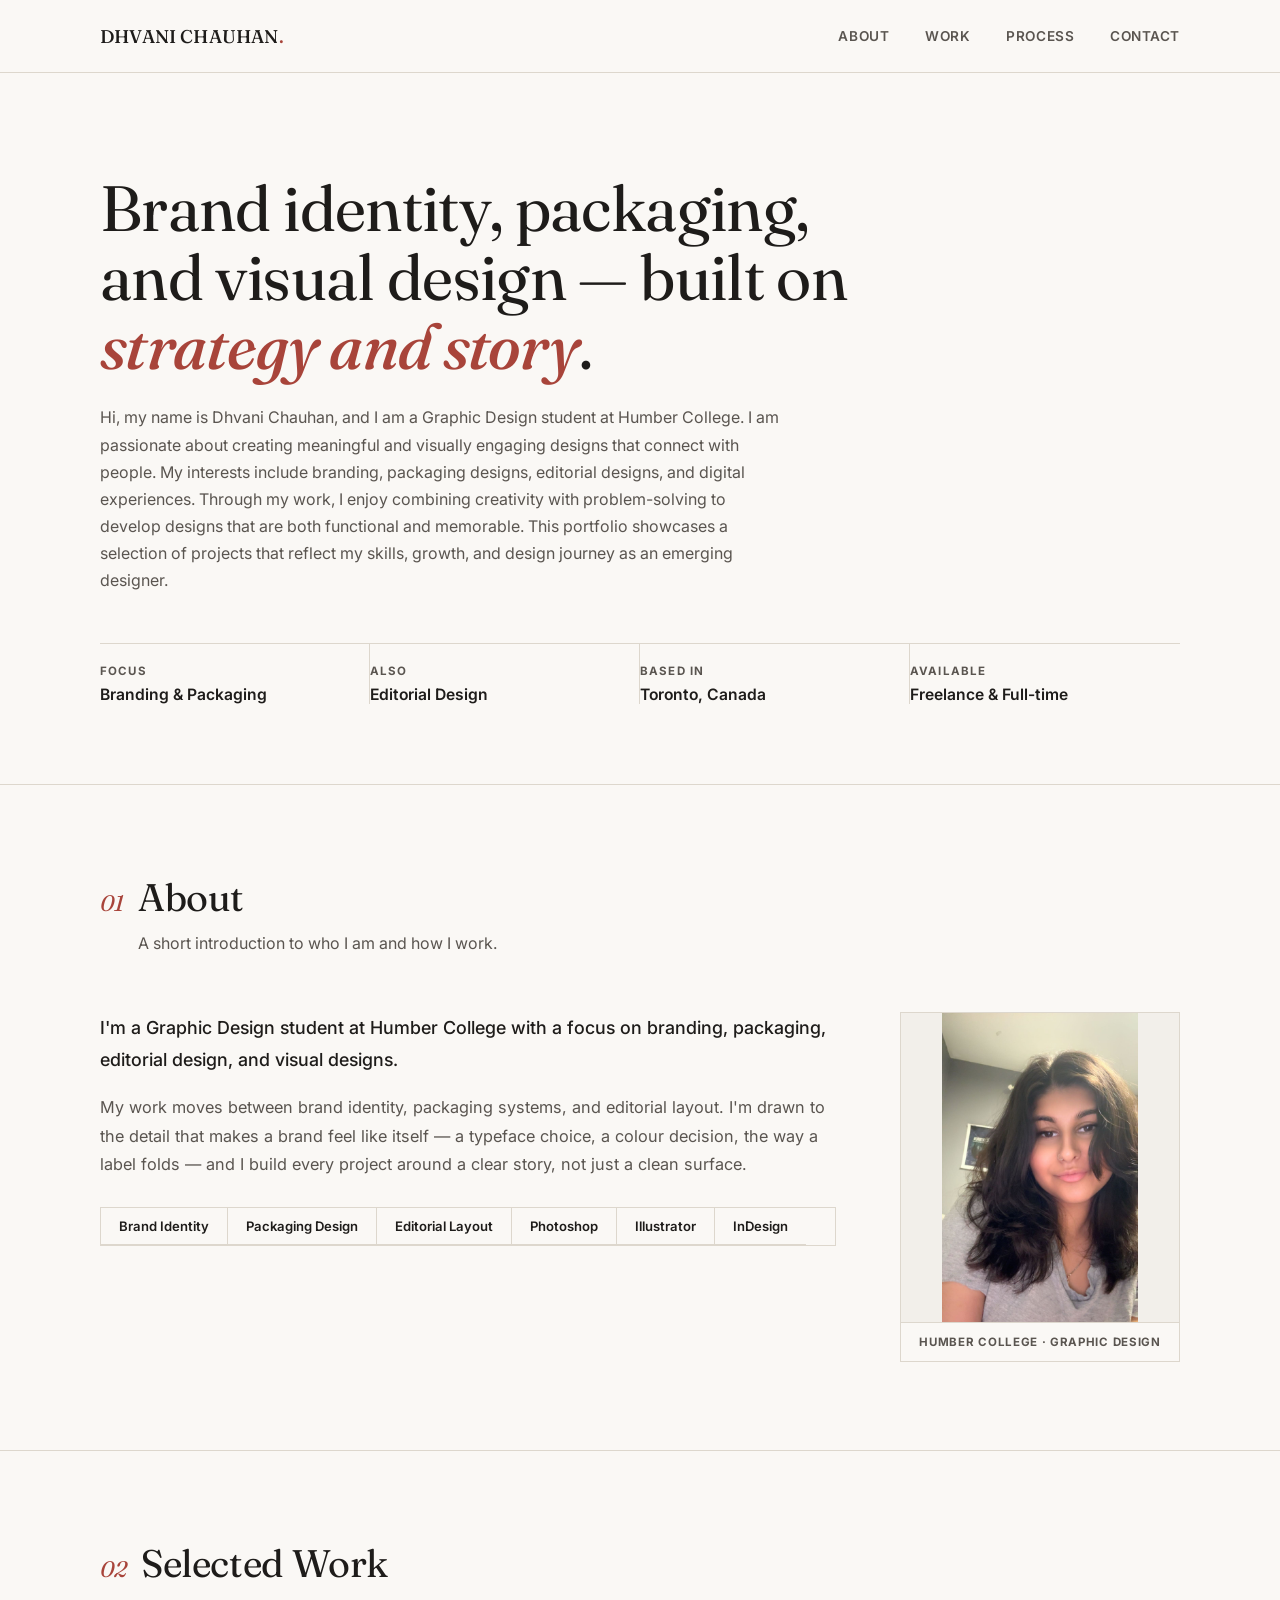
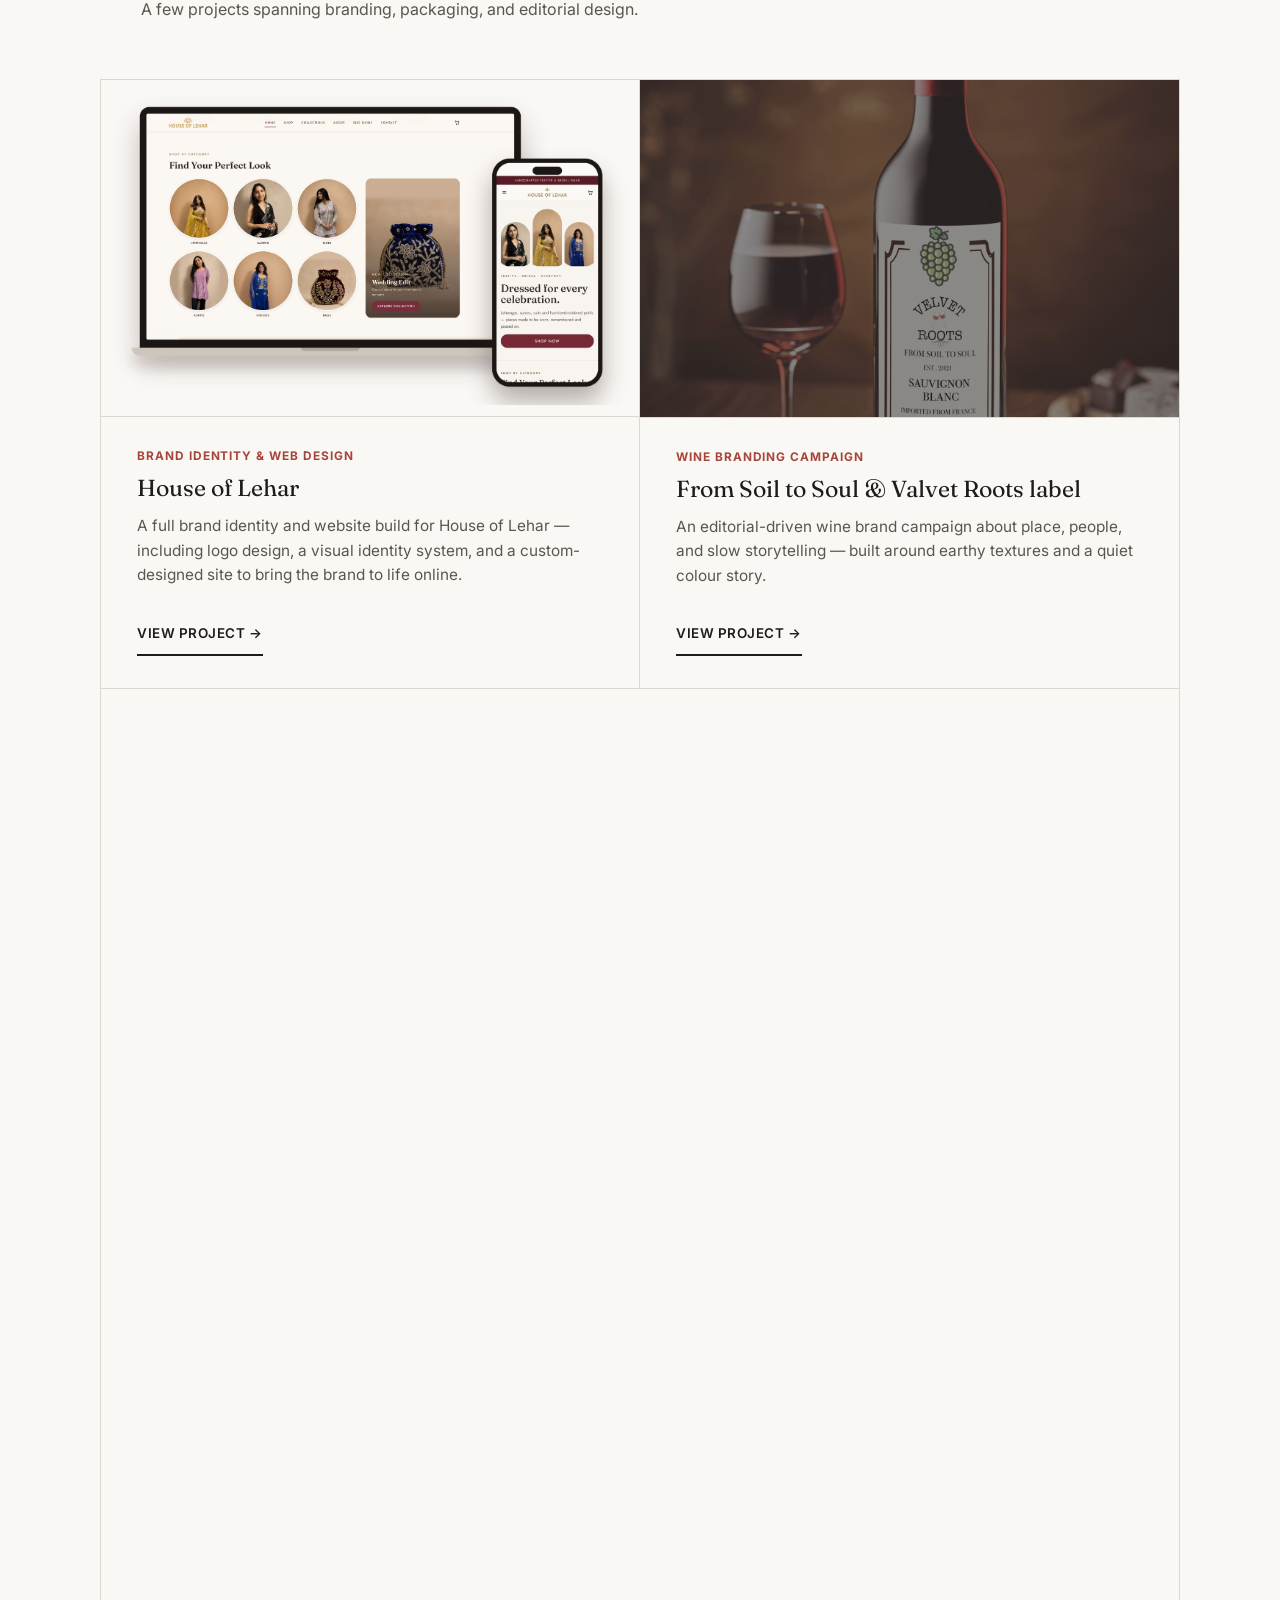
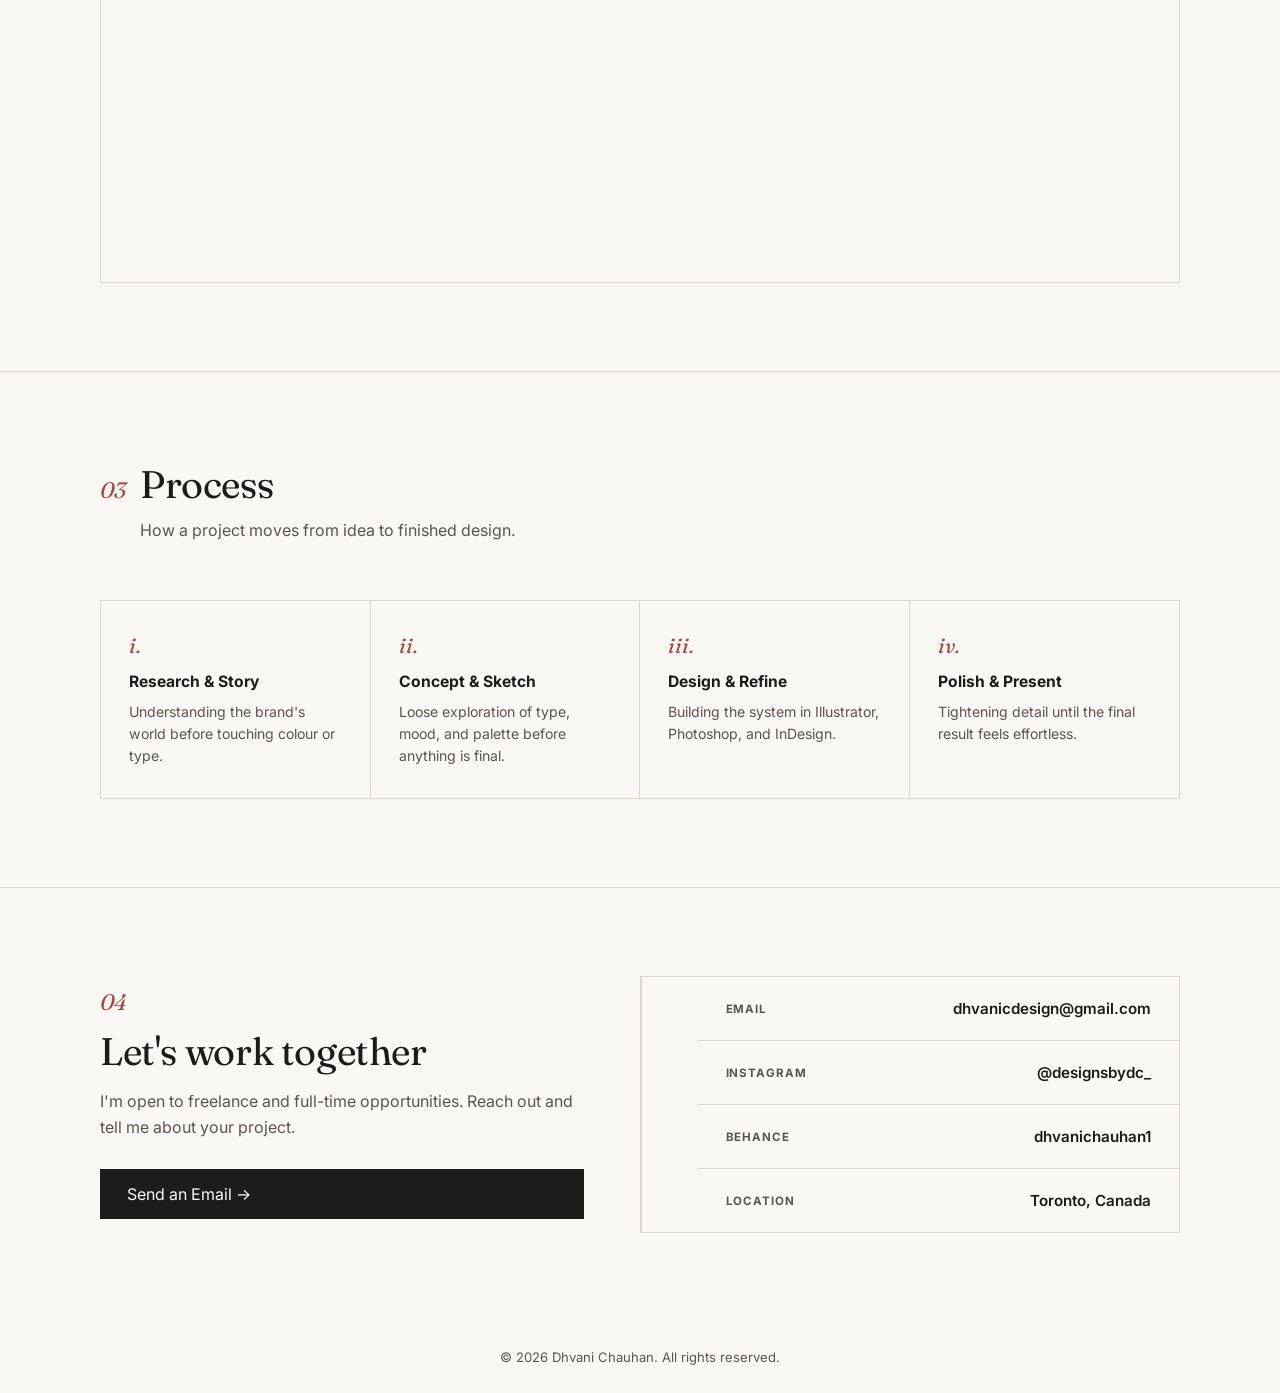
<file: index.html>
<!DOCTYPE html>
<html lang="en">
<head>
<meta charset="UTF-8">
<meta name="viewport" content="width=device-width, initial-scale=1.0">
<title>Dhvani Chauhan — Graphic Design</title>
<link rel="preconnect" href="https://fonts.googleapis.com">
<link rel="preconnect" href="https://fonts.gstatic.com" crossorigin>
<link href="https://fonts.googleapis.com/css2?family=Fraunces:opsz,wght@9..144,300..700&family=Inter:wght@400;500;600;700;800&display=swap" rel="stylesheet">
<style>
  :root{
    --paper:#FAF8F5;
    --panel:#F2EFEA;
    --ink:#1E1C1A;
    --ink-soft:#5A5550;
    --line:#DDD7CD;
    --accent:#A8443A;
    --accent-soft:#E8D9D2;
    --num-offset:52px;
  }

  *{margin:0;padding:0;box-sizing:border-box;}
  html{scroll-behavior:smooth;}

  body{
    background:var(--paper);
    color:var(--ink);
    font-family:'Inter', sans-serif;
  }

  @media (prefers-reduced-motion: reduce){
    *{animation:none !important; transition:none !important;}
  }

  a{color:inherit;text-decoration:none;}
  img{display:block;max-width:100%;}

  .wrap{max-width:1160px;margin:0 auto;padding:0 40px;}

  nav{
    position:sticky; top:0; z-index:50;
    background:var(--paper);
    border-bottom:1px solid var(--line);
  }
  nav .wrap{display:flex;align-items:center;justify-content:space-between;height:72px;}
  .brand{
    font-family:'Fraunces', serif;
    font-weight:500;
    font-size:1.15rem;
    letter-spacing:0.01em;
    text-transform:uppercase;
  }
  .brand span{color:var(--accent);}
  .navlinks{display:flex;align-items:center;gap:36px;font-size:0.85rem;font-weight:600;letter-spacing:0.04em;text-transform:uppercase;}
  .navlinks a{position:relative;padding:6px 0;color:var(--ink-soft);transition:color .2s;}
  .navlinks a:hover{color:var(--ink);}
  .navlinks a:focus-visible, .btn:focus-visible, .pcard a:focus-visible{outline:2px solid var(--accent); outline-offset:3px;}
  .nav-resume{
    border:1.5px solid var(--ink); color:var(--ink) !important;
    padding:9px 18px !important; transition:background .2s, color .2s, border-color .2s;
  }
  .nav-resume:hover{background:var(--ink); color:var(--paper) !important;}

  header.hero{border-bottom:1px solid var(--line);}
  .hero-main{padding:100px 0 80px;}

  .eyebrow{
    font-size:0.78rem; font-weight:700; letter-spacing:0.12em; text-transform:uppercase;
    color:var(--accent); margin-bottom:20px; display:block;
  }

  h1.title{
    font-family:'Fraunces', serif;
    font-weight:400;
    font-size:clamp(2.4rem, 5vw, 4rem);
    line-height:1.08;
    letter-spacing:-0.01em;
    max-width:780px;
  }
  h1.title em{
    font-style:italic; font-weight:500; color:var(--accent);
  }

  .hero-sub{
    max-width:680px; margin-top:24px;
    font-size:1rem; line-height:1.7; color:var(--ink-soft);
  }

  .hero-stats{
    display:grid; grid-template-columns:repeat(4, 1fr);
    margin-top:48px; border-top:1px solid var(--line);
  }
  .side-stat{border-right:1px solid var(--line); padding:20px 28px 0 0;}
  .side-stat:last-child{border-right:none;}
  .side-stat .label{font-size:0.72rem; font-weight:700; letter-spacing:0.1em; text-transform:uppercase; color:var(--ink-soft); display:block; margin-bottom:6px;}
  .side-stat .value{font-size:0.98rem; font-weight:600;}

  .section{padding:88px 0; border-bottom:1px solid var(--line);}
  .section-head{
    display:flex; align-items:baseline; gap:14px; margin-bottom:56px; flex-wrap:wrap;
  }
  .section-head-text{flex:1; min-width:240px;}
  .section-num{
    font-family:'Fraunces', serif; font-weight:400; font-style:italic; font-size:1.4rem; color:var(--accent);
    line-height:1;
  }
  h2.section-title{
    font-family:'Fraunces', serif; font-weight:400; font-size:clamp(1.8rem,3.2vw,2.4rem);
    letter-spacing:-0.01em; margin-bottom:14px;
  }
  .section-head-text h2.section-title{display:inline; margin-bottom:0;}
  .section-desc{color:var(--ink-soft); font-size:1rem; line-height:1.6; max-width:560px;}
  .section-head-text .section-desc{display:block; margin-top:10px;}

  .about-section-grid{display:grid; grid-template-columns:1fr 280px; gap:64px; align-items:start;}
  .frame{
    position:relative; aspect-ratio:4/5; width:100%;
    background:var(--panel);
    border:1px solid var(--line);
    display:flex; align-items:center; justify-content:center;
  }
  .frame-initial{font-family:'Fraunces', serif; font-weight:400; font-size:5rem; color:var(--ink-soft);}
  .frame-photo{position:absolute; inset:0; width:100%; height:100%; object-fit:contain; display:block;}
  .frame-caption{
    position:absolute; bottom:0; left:0; right:0;
    border-top:1px solid var(--line); background:var(--paper);
    padding:12px 14px; font-size:0.72rem; font-weight:700; letter-spacing:0.06em; text-transform:uppercase;
    text-align:center; color:var(--ink-soft);
  }
  .about-copy p{font-size:1.02rem; line-height:1.75; color:var(--ink-soft); margin-bottom:18px;}
  .about-copy p:first-child{font-size:1.12rem; color:var(--ink); font-weight:500;}
  .skills-row{display:flex; gap:0; flex-wrap:wrap; margin-top:28px; border:1px solid var(--line);}
  .skill-chip{
    font-size:0.82rem; font-weight:600; padding:10px 18px;
    border-right:1px solid var(--line); border-bottom:1px solid var(--line);
  }
  .skill-chip:last-child{border-right:none;}

  .pin-grid{
    display:grid; grid-template-columns:repeat(2, 1fr);
    border:1px solid var(--line);
  }
  .pcard{
    background:var(--paper);
    display:flex; flex-direction:column;
    border-right:1px solid var(--line);
    border-bottom:1px solid var(--line);
  }
  .pcard:nth-child(2n){border-right:none;}
  .pin-grid .pcard:nth-last-child(-n+2){border-bottom:none;}

  .pcard-img-wrap{overflow:hidden; border-bottom:1px solid var(--line);}
  .pcard-img{
    width:100%; aspect-ratio:16/10; object-fit:cover; display:block;
    filter:grayscale(8%);
    transition:transform .5s ease;
  }
  .pcard:hover .pcard-img{transform:scale(1.03);}

  .pcard-body{padding:32px 36px; flex:1; display:flex; flex-direction:column;}
  .pcard-meta{font-size:0.74rem; font-weight:700; color:var(--accent); letter-spacing:0.08em; text-transform:uppercase; margin-bottom:10px;}
  .pcard h3{
    font-family:'Fraunces', serif; font-weight:400; font-size:1.45rem; margin-bottom:12px;
  }
  .pcard p{color:var(--ink-soft); font-size:0.96rem; line-height:1.6; margin-bottom:24px; flex:1;}

  .btn{
    display:inline-flex; align-items:center; gap:8px;
    font-weight:600; font-size:0.84rem; letter-spacing:0.04em; text-transform:uppercase;
    padding:13px 0; width:fit-content;
    border-bottom:2px solid var(--ink); transition:border-color .2s, color .2s;
  }
  .btn:hover{color:var(--accent); border-color:var(--accent);}
  .btn-block{
    border:1px solid var(--ink); border-bottom-width:1px; padding:14px 26px; background:var(--ink); color:var(--paper);
    transition:background .2s, color .2s, border-color .2s;
  }
  .btn-block:hover{background:var(--accent); border-color:var(--accent); color:#fff;}

  .process-row{
    display:grid; grid-template-columns:repeat(4,1fr);
    border:1px solid var(--line);
  }
  .process-step{
    padding:32px 28px; border-right:1px solid var(--line);
  }
  .process-step:last-child{border-right:none;}
  .process-step .num{
    font-family:'Fraunces', serif; font-style:italic; font-weight:400; font-size:1.3rem; color:var(--accent); margin-bottom:14px; display:block;
  }
  .process-step h4{font-size:0.98rem; font-weight:700; margin-bottom:10px;}
  .process-step p{font-size:0.88rem; color:var(--ink-soft); line-height:1.55;}

  #contact{border-bottom:none;}
  .contact-grid{display:grid; grid-template-columns:1fr 1px 1fr; gap:0;}
  .contact-left{padding-right:56px; display:flex; flex-direction:column; justify-content:center;}
  .contact-divider{background:var(--line);}
  .contact-right{padding-left:56px; display:flex; flex-direction:column; gap:0; border:1px solid var(--line);}
  .contact-row{
    display:flex; align-items:center; justify-content:space-between;
    padding:22px 28px; border-bottom:1px solid var(--line);
  }
  .contact-row:last-child{border-bottom:none;}
  .contact-label{font-size:0.72rem; font-weight:700; letter-spacing:0.08em; text-transform:uppercase; color:var(--ink-soft);}
  .contact-value{font-size:0.95rem; font-weight:600;}
  .contact-row a.contact-value:hover{color:var(--accent);}

  footer{
    text-align:center; padding:28px 0; font-size:0.82rem; color:var(--ink-soft);
  }

  .reveal{opacity:0; transform:translateY(18px); transition:opacity .6s ease, transform .6s ease;}
  .reveal.in{opacity:1; transform:translateY(0);}

  /* ── Hamburger button ── */
  .hamburger{
    display:none; flex-direction:column; justify-content:center;
    gap:5px; cursor:pointer; padding:4px; background:none; border:none; z-index:100;
  }
  .hamburger span{
    display:block; width:22px; height:2px;
    background:var(--ink); transition:transform .3s ease, opacity .3s ease;
  }
  .hamburger.open span:nth-child(1){transform:translateY(7px) rotate(45deg);}
  .hamburger.open span:nth-child(2){opacity:0;}
  .hamburger.open span:nth-child(3){transform:translateY(-7px) rotate(-45deg);}

  /* Mobile slide-down menu */
  .mobile-menu{
    display:none; position:fixed; top:72px; left:0; right:0;
    background:var(--paper); border-bottom:1px solid var(--line);
    flex-direction:column; padding:16px 24px 24px;
    z-index:49; box-shadow:0 8px 24px rgba(30,28,26,0.12);
  }
  .mobile-menu.open{display:flex;}
  .mobile-menu a{
    font-size:0.9rem; font-weight:600; letter-spacing:0.06em; text-transform:uppercase;
    color:var(--ink-soft); padding:14px 0; border-bottom:1px solid var(--line); transition:color .2s;
  }
  .mobile-menu a:last-child{border-bottom:none; padding-bottom:0;}
  .mobile-menu a:hover{color:var(--accent);}
  .mobile-menu .mob-resume{
    margin-top:14px; border:1.5px solid var(--ink); color:var(--ink) !important;
    padding:12px 20px; text-align:center;
  }
  .mobile-menu .mob-resume:hover{background:var(--ink); color:var(--paper) !important;}

  /* ── Tablet (≤900px) ── */
  @media (max-width:900px){
    .wrap{padding:0 24px;}
    .hamburger{display:flex;}
    .navlinks{display:none;}
    .hero-main{padding:60px 0 40px;}
    .hero-stats{grid-template-columns:repeat(2, 1fr); row-gap:20px;}
    .side-stat{border-right:none; border-bottom:1px solid var(--line); padding:0 0 20px;}
    .side-stat:nth-child(odd){border-right:1px solid var(--line); padding-right:20px;}
    .about-section-grid{grid-template-columns:1fr; gap:28px;}
    .frame{width:200px; margin:0 auto;}
    .pin-grid{grid-template-columns:1fr;}
    .pcard{border-right:none !important;}
    .pin-grid .pcard:nth-last-child(-n+2){border-bottom:1px solid var(--line);}
    .pin-grid .pcard:last-child{border-bottom:none;}
    .process-row{grid-template-columns:repeat(2,1fr);}
    .process-step{border-bottom:1px solid var(--line);}
    .contact-grid{grid-template-columns:1fr;}
    .contact-divider{display:none;}
    .contact-right{padding-left:0; margin-top:36px;}
    .contact-left{padding-right:0;}
  }

  /* ── Mobile (≤600px) ── */
  @media (max-width:600px){
    .wrap{padding:0 20px;}
    .section{padding:56px 0;}
    .hero-main{padding:44px 0 36px;}
    h1.title{font-size:clamp(1.8rem,8vw,2.8rem);}
    .hero-sub{font-size:0.95rem;}
    .hero-stats{grid-template-columns:1fr 1fr; row-gap:0;}
    .side-stat{padding:16px 12px 16px 0;}
    .side-stat:nth-child(odd){padding-right:16px;}
    .section-head{margin-bottom:32px; gap:10px;}
    h2.section-title{font-size:1.6rem;}
    .about-section-grid{gap:20px;}
    .frame{width:160px;}
    .about-copy p{font-size:0.97rem;}
    .skills-row{flex-wrap:wrap;}
    .skill-chip{font-size:0.78rem; padding:8px 12px;}
    .pcard-body{padding:22px 20px;}
    .pcard h3{font-size:1.2rem;}
    .pcard p{font-size:0.92rem; margin-bottom:18px;}
    .btn{font-size:0.8rem;}
    .process-row{grid-template-columns:1fr;}
    .process-step{border-right:none; border-bottom:1px solid var(--line);}
    .process-step:last-child{border-bottom:none;}
    .contact-left{padding-right:0;}
    .contact-row{padding:18px 16px; flex-direction:column; align-items:flex-start; gap:4px;}
    .contact-value{font-size:0.88rem;}
    footer{font-size:0.78rem; padding:20px 0;}
  }
</style>
</head>
<body>

<nav>
  <div class="wrap">
    <a href="#" class="brand">Dhvani Chauhan<span>.</span></a>
    <div class="navlinks">
      <a href="#about">About</a>
      <a href="#work">Work</a>
      <a href="#process">Process</a>
      <a href="#contact">Contact</a>
    </div>
    <button class="hamburger" id="hamburger" aria-label="Open menu">
      <span></span><span></span><span></span>
    </button>
  </div>
</nav>

<div class="mobile-menu" id="mobileMenu">
  <a href="#about" onclick="closeMobile()">About</a>
  <a href="#work" onclick="closeMobile()">Work</a>
  <a href="#process" onclick="closeMobile()">Process</a>
  <a href="#contact" onclick="closeMobile()">Contact</a>
</div>

<header class="hero">
  <div class="wrap">
    <div class="hero-main">
      <h1 class="title">Brand identity, packaging, and visual design — built on <em>strategy and story</em>.</h1>
      <p class="hero-sub">Hi, my name is Dhvani Chauhan, and I am a Graphic Design student at Humber College. I am passionate about creating meaningful and visually engaging designs that connect with people. My interests include branding, packaging designs, editorial designs, and digital experiences. Through my work, I enjoy combining creativity with problem-solving to develop designs that are both functional and memorable. This portfolio showcases a selection of projects that reflect my skills, growth, and design journey as an emerging designer.</p>
      <div class="hero-stats">
        <div class="side-stat">
          <span class="label">Focus</span>
          <span class="value">Branding & Packaging</span>
        </div>
        <div class="side-stat">
          <span class="label">Also</span>
          <span class="value">Editorial Design</span>
        </div>
        <div class="side-stat">
          <span class="label">Based In</span>
          <span class="value">Toronto, Canada</span>
        </div>
        <div class="side-stat">
          <span class="label">Available</span>
          <span class="value">Freelance & Full-time</span>
        </div>
      </div>
    </div>
  </div>
</header>

<section id="about" class="section">
  <div class="wrap">
    <div class="section-head">
      <span class="section-num reveal">01</span>
      <div class="section-head-text reveal">
        <h2 class="section-title">About</h2>
        <p class="section-desc">A short introduction to who I am and how I work.</p>
      </div>
    </div>
    <div class="about-section-grid">
      <div class="reveal about-copy">
        <p>I'm a Graphic Design student at Humber College with a focus on branding, packaging, editorial design, and visual designs.</p>
        <p>My work moves between brand identity, packaging systems, and editorial layout. I'm drawn to the detail that makes a brand feel like itself — a typeface choice, a colour decision, the way a label folds — and I build every project around a clear story, not just a clean surface.</p>
        <div class="skills-row">
          <span class="skill-chip">Brand Identity</span>
          <span class="skill-chip">Packaging Design</span>
          <span class="skill-chip">Editorial Layout</span>
          <span class="skill-chip">Photoshop</span>
          <span class="skill-chip">Illustrator</span>
          <span class="skill-chip">InDesign</span>
        </div>
      </div>
      <div class="reveal frame">
        <img class="frame-photo" src="assets/images/dhvani-photo.jpeg" alt="Portrait of Dhvani Chauhan">
        <span class="frame-caption">Humber College · Graphic Design</span>
      </div>
    </div>
  </div>
</section>

<section id="work" class="section">
  <div class="wrap">
    <div class="section-head">
      <span class="section-num reveal">02</span>
      <div class="section-head-text reveal">
        <h2 class="section-title">Selected Work</h2>
        <p class="section-desc">A few projects spanning branding, packaging, and editorial design.</p>
      </div>
    </div>

    <div class="pin-grid">

      <article class="pcard reveal">
        <div class="pcard-img-wrap">
          <img class="pcard-img" src="assets/images/House-of-Lehar-Laptop-and-Phone.png" alt="House of Lehar brand identity and website design cover">
        </div>
        <div class="pcard-body">
          <span class="pcard-meta">Brand Identity & Web Design</span>
          <h3>House of Lehar</h3>
          <p>A full brand identity and website build for House of Lehar — including logo design, a visual identity system, and a custom-designed site to bring the brand to life online.</p>
          <a class="btn" href="project-house-of-lehar.html">View Project →</a>
        </div>
      </article>

      <article class="pcard reveal">
        <div class="pcard-img-wrap">
          <img class="pcard-img" src="assets/images/from-soil-to-soul-cover.jpg" alt="From Soil to Soul wine branding campaign cover">
        </div>
        <div class="pcard-body">
          <span class="pcard-meta">Wine Branding Campaign</span>
          <h3>From Soil to Soul & Valvet Roots label</h3>
          <p>An editorial-driven wine brand campaign about place, people, and slow storytelling — built around earthy textures and a quiet colour story.</p>
          <a class="btn" href="project-from-soil-to-soul.html">View Project →</a>
        </div>
      </article>

      <article class="pcard reveal">
        <div class="pcard-img-wrap">
          <img class="pcard-img" src="assets/images/rumour-me-cover.jpeg" alt="RumourMe beauty brand campaign cover">
        </div>
        <div class="pcard-body">
          <span class="pcard-meta">Beauty Brand Campaign</span>
          <h3>RumourMe</h3>
          <p>A modern beauty brand built around confidence and self-expression, with bold type and visuals designed to hold attention.</p>
          <a class="btn" href="project-rumourme.html">View Project →</a>
        </div>
      </article>

      <article class="pcard reveal">
        <div class="pcard-img-wrap">
          <img class="pcard-img" src="assets/images/velvet-roots-cover.jpg" alt="Velvet Roots wine packaging design cover">
        </div>
        <div class="pcard-body">
          <span class="pcard-meta">Wine Packaging Design</span>
          <h3>Velvet Roots</h3>
          <p>A wine packaging system designed to feel rich and tactile on the shelf, with label details that reward a second look.</p>
          <a class="btn" href="project-velvet-roots.html">View Project →</a>
        </div>
      </article>

      <article class="pcard reveal">
        <div class="pcard-img-wrap">
          <img class="pcard-img" src="assets/images/enemies-cover-mockup.jpeg" alt="Enemies movie poster design cover">
        </div>
        <div class="pcard-body">
          <span class="pcard-meta">Movie Poster Design</span>
          <h3>Enemies: A Tale for Lads and Lasses</h3>
          <p>A movie poster concept balancing mood and narrative tension, using layered type and a restrained palette to set the tone.</p>
          <a class="btn" href="project-enemies.html">View Project →</a>
        </div>
      </article>

      <article class="pcard reveal">
        <div class="pcard-img-wrap">
          <img class="pcard-img" src="assets/images/Kapoor Beauty Spa Grand Opening Display.png" alt="Kapoor Beauty Spa brand identity and flyer">
        </div>
        <div class="pcard-body">
          <span class="pcard-meta">Brand Identity &amp; Print Design</span>
          <h3>Kapoor Beauty Spa</h3>
          <p>A complete brand identity for a local beauty spa — from logo concept through to a printed grand opening flyer.</p>
          <a class="btn" href="project-kapoor-beauty-spa.html">View Project →</a>
        </div>
      </article>

    </div>
  </div>
</section>

<section id="process" class="section">
  <div class="wrap">
    <div class="section-head">
      <span class="section-num reveal">03</span>
      <div class="section-head-text reveal">
        <h2 class="section-title">Process</h2>
        <p class="section-desc">How a project moves from idea to finished design.</p>
      </div>
    </div>
    <div class="process-row reveal">
      <div class="process-step">
        <span class="num">i.</span>
        <h4>Research & Story</h4>
        <p>Understanding the brand's world before touching colour or type.</p>
      </div>
      <div class="process-step">
        <span class="num">ii.</span>
        <h4>Concept & Sketch</h4>
        <p>Loose exploration of type, mood, and palette before anything is final.</p>
      </div>
      <div class="process-step">
        <span class="num">iii.</span>
        <h4>Design & Refine</h4>
        <p>Building the system in Illustrator, Photoshop, and InDesign.</p>
      </div>
      <div class="process-step">
        <span class="num">iv.</span>
        <h4>Polish & Present</h4>
        <p>Tightening detail until the final result feels effortless.</p>
      </div>
    </div>
  </div>
</section>

<section id="contact" class="section">
  <div class="wrap contact-grid">
    <div class="contact-left reveal">
      <span class="section-num">04</span>
      <h2 class="section-title" style="margin-top:14px;">Let's work together</h2>
      <p class="section-desc">I'm open to freelance and full-time opportunities. Reach out and tell me about your project.</p>
      <a class="btn-block" style="margin-top:28px;" href="mailto:dhvanicdesign@gmail.com">Send an Email →</a>
    </div>
    <div class="contact-divider"></div>
    <div class="contact-right reveal">
      <div class="contact-row">
        <span class="contact-label">Email</span>
        <a class="contact-value" href="mailto:dhvanicdesign@gmail.com">dhvanicdesign@gmail.com</a>
      </div>
      <div class="contact-row">
        <span class="contact-label">Instagram</span>
        <a class="contact-value" href="https://www.instagram.com/designsbydc_/?hl=en" target="_blank" rel="noopener">@designsbydc_</a>
      </div>
      <div class="contact-row">
        <span class="contact-label">Behance</span>
        <a class="contact-value" href="https://www.behance.net/dhvanichauhan1" target="_blank" rel="noopener">dhvanichauhan1</a>
      </div>
      <div class="contact-row">
        <span class="contact-label">Location</span>
        <span class="contact-value">Toronto, Canada</span>
      </div>
    </div>
  </div>
</section>

<footer>
  © 2026 Dhvani Chauhan. All rights reserved.
</footer>

<script>
  const reveals = document.querySelectorAll('.reveal');
  const obs = new IntersectionObserver((entries)=>{
    entries.forEach(e=>{ if(e.isIntersecting){ e.target.classList.add('in'); } });
  }, {threshold:0.15});
  reveals.forEach(el=>obs.observe(el));
</script>


<script>
  const hamburger = document.getElementById('hamburger');
  const mobileMenu = document.getElementById('mobileMenu');
  if(hamburger){
    hamburger.addEventListener('click', () => {
      hamburger.classList.toggle('open');
      mobileMenu.classList.toggle('open');
    });
  }
  function closeMobile(){
    hamburger.classList.remove('open');
    mobileMenu.classList.remove('open');
  }
</script>
</body>
</html>
</file>
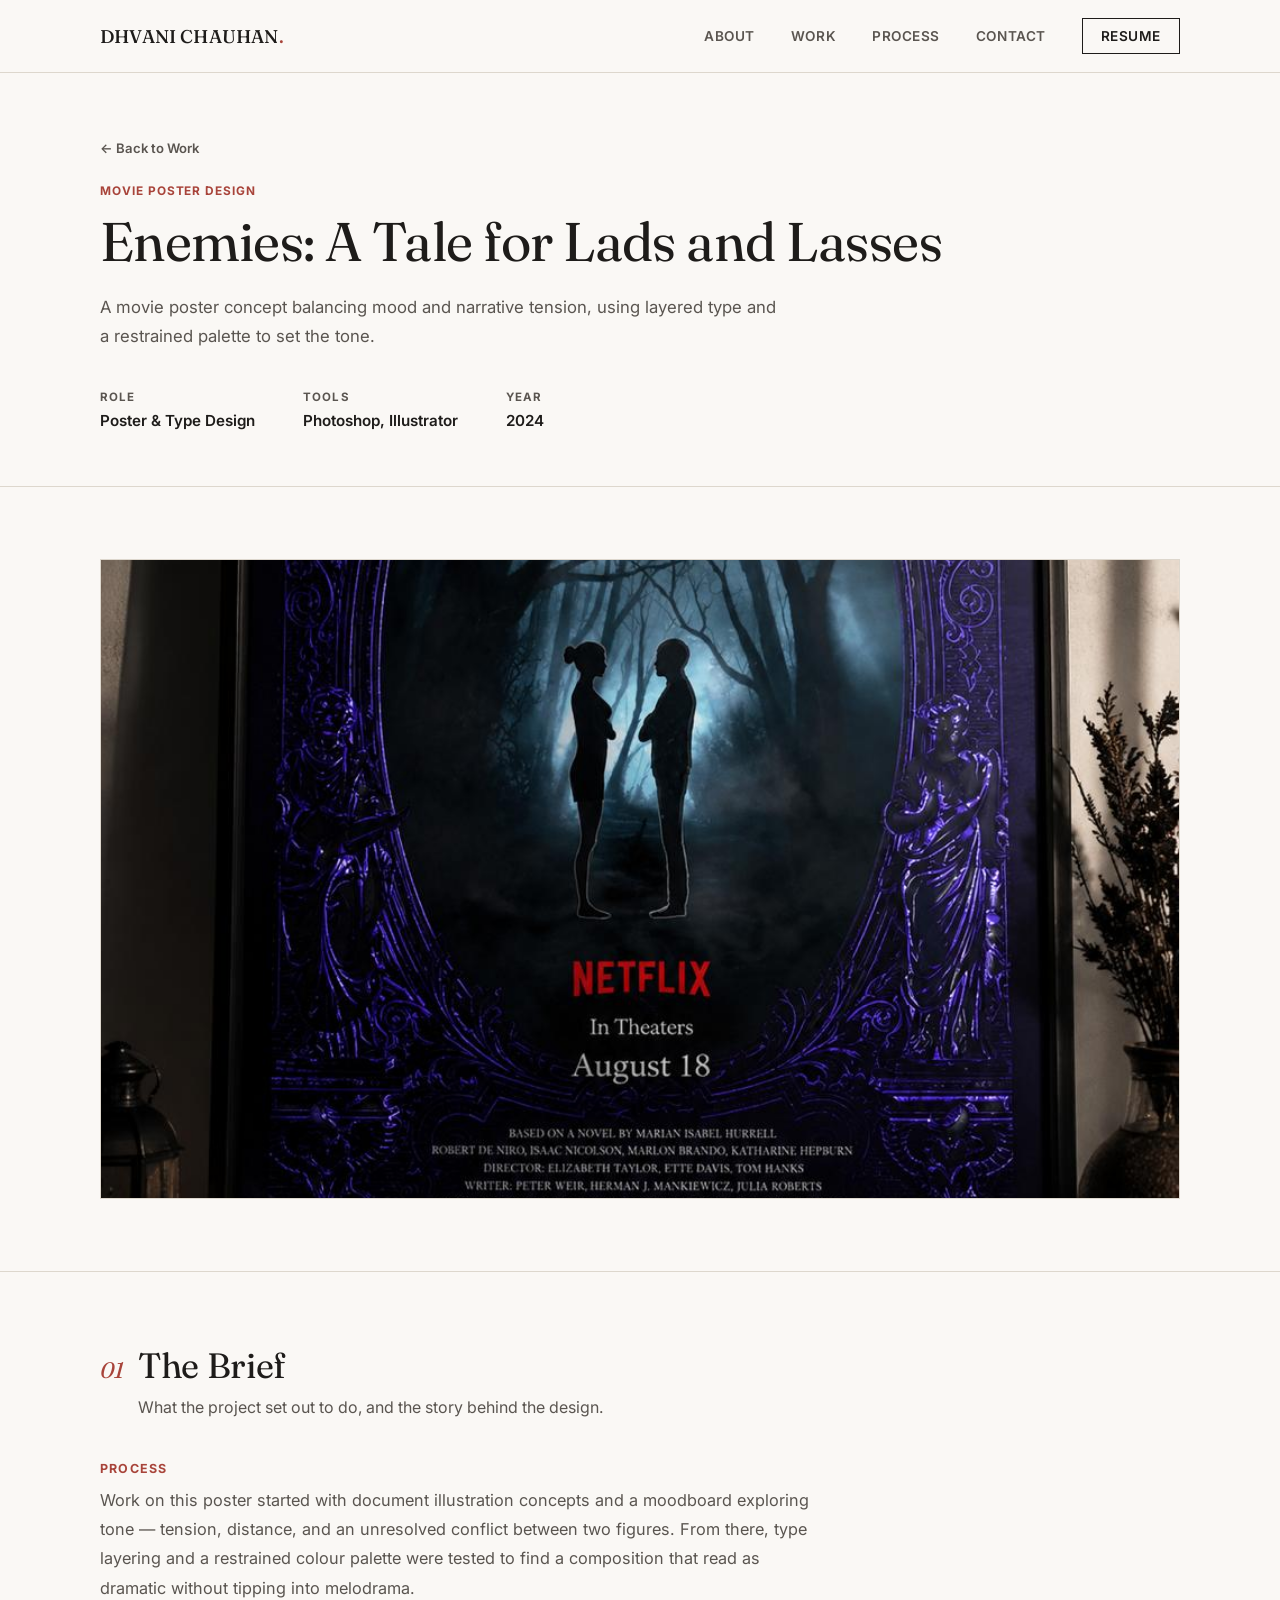
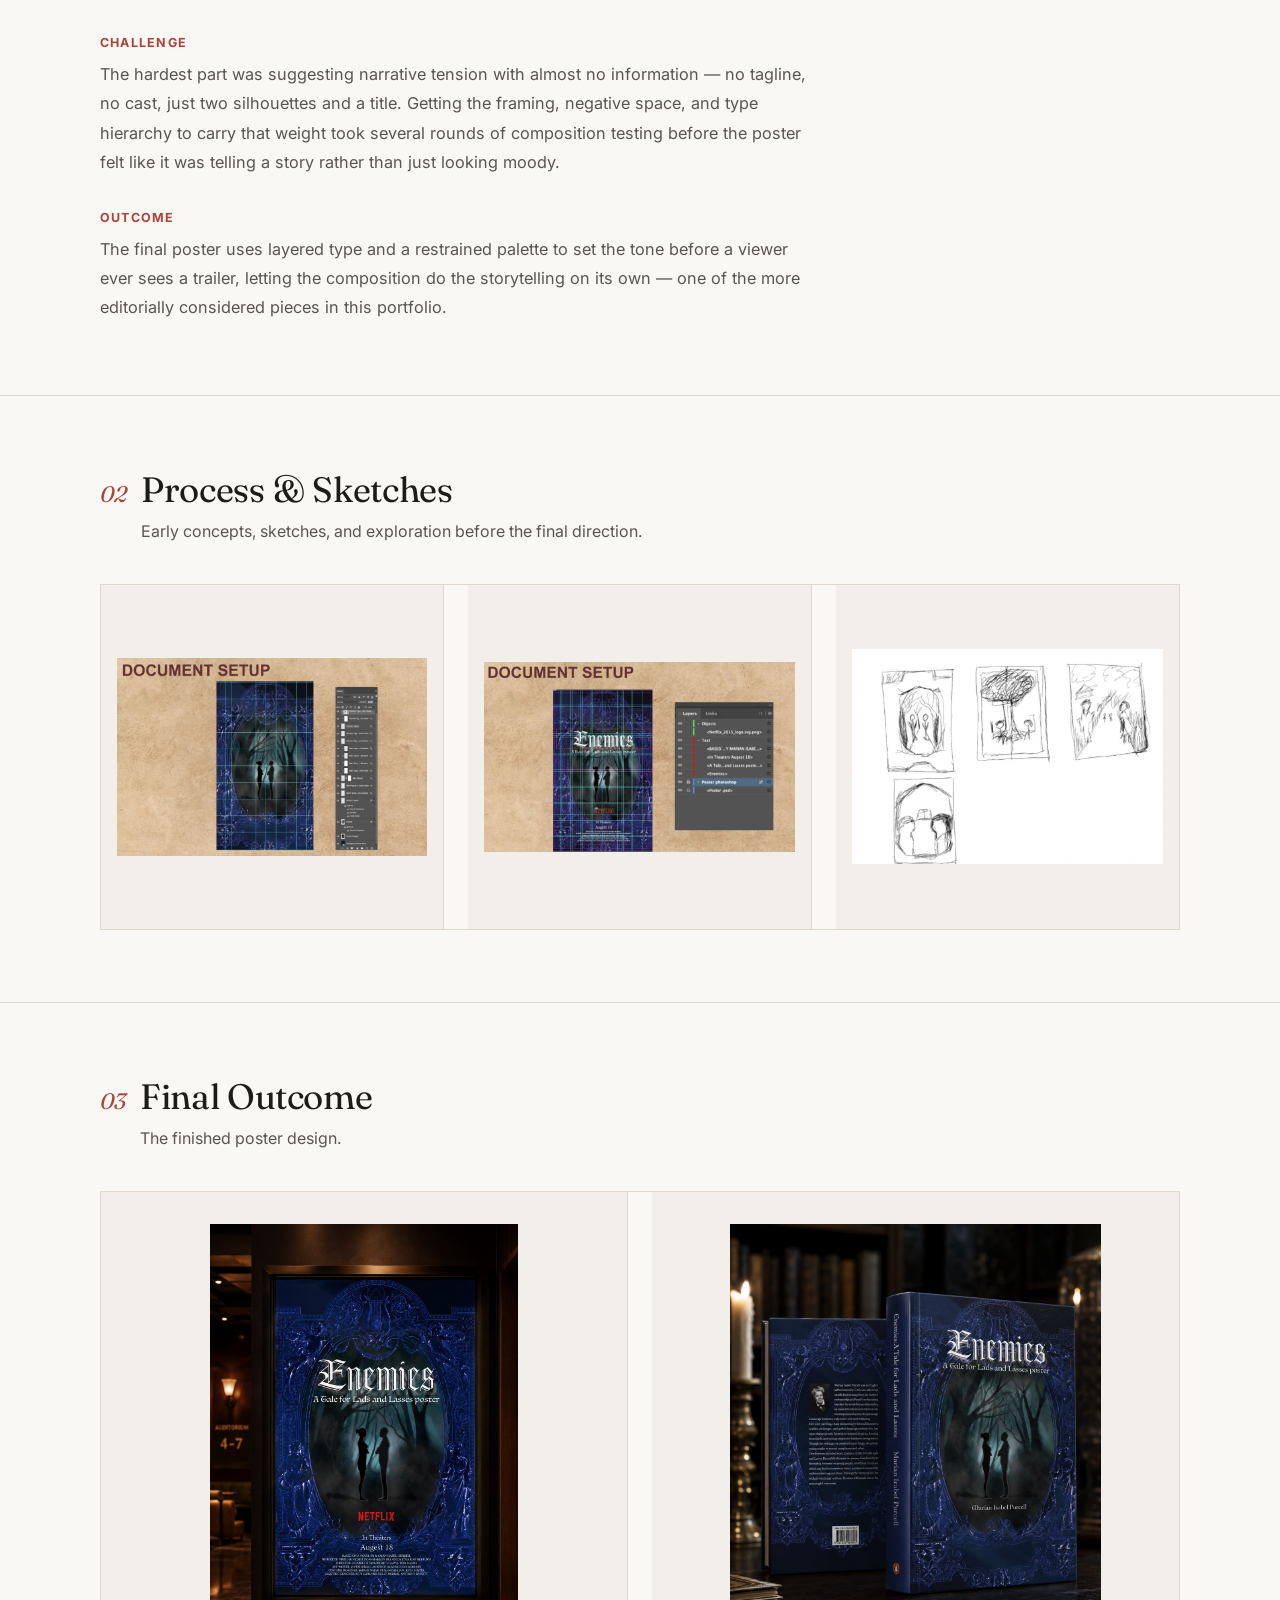
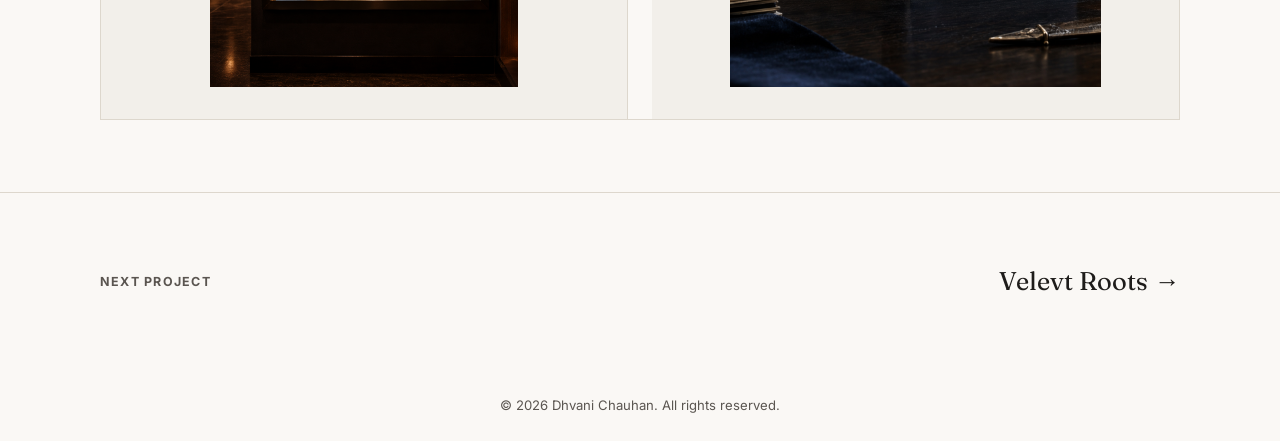
<file: project-enemies.html>
<!DOCTYPE html>
<html lang="en">
<head>
<meta charset="UTF-8">
<meta name="viewport" content="width=device-width, initial-scale=1.0">
<title>Enemies: A Tale for Lads and Lasses — Dhvani Chauhan</title>
<link rel="preconnect" href="https://fonts.googleapis.com">
<link rel="preconnect" href="https://fonts.gstatic.com" crossorigin>
<link href="https://fonts.googleapis.com/css2?family=Fraunces:opsz,wght@9..144,300..700&family=Inter:wght@400;500;600;700;800&display=swap" rel="stylesheet">
<link rel="stylesheet" href="project.css">
</head>
<body>

<nav>
  <div class="wrap">
    <a href="index.html" class="brand">Dhvani Chauhan<span>.</span></a>
    <div class="navlinks">
      <a href="index.html#about">About</a>
      <a href="index.html#work">Work</a>
      <a href="index.html#process">Process</a>
      <a href="index.html#contact">Contact</a>
      <a href="assets/Dhvani-Chauhan-Resume.pdf" target="_blank" rel="noopener" class="nav-resume">Resume</a>
    </div>
  </div>
</nav>

<header class="project-hero">
  <div class="wrap">
    <a class="back-link" href="index.html#work">← Back to Work</a>
    <span class="pcard-meta">Movie Poster Design</span>
    <h1 class="project-title">Enemies: A Tale for Lads and Lasses</h1>
    <p class="project-intro">A movie poster concept balancing mood and narrative tension, using layered type and a restrained palette to set the tone.</p>
    <div class="meta-row">
      <div class="meta-item"><span class="label">Role</span><span class="value">Poster & Type Design</span></div>
      <div class="meta-item"><span class="label">Tools</span><span class="value">Photoshop, Illustrator</span></div>
      <div class="meta-item"><span class="label">Year</span><span class="value">2024</span></div>
    </div>
  </div>
</header>

<section class="project-section">
  <div class="wrap">
    <img class="cover-img" src="assets/images/enemies-cover-mockup.jpeg" alt="Enemies cover">
  </div>
</section>

<section class="project-section reveal">
  <div class="wrap">
    <div class="section-head">
      <span class="section-num">01</span>
      <div class="section-head-text">
        <h2 class="section-title">The Brief</h2>
        <p class="section-desc">What the project set out to do, and the story behind the design.</p>
      </div>
    </div>
    <div class="brief-block">
      <span class="brief-label">Process</span>
      <p>Work on this poster started with document illustration concepts and a moodboard exploring tone — tension, distance, and an unresolved conflict between two figures. From there, type layering and a restrained colour palette were tested to find a composition that read as dramatic without tipping into melodrama.</p>
    </div>
    <div class="brief-block">
      <span class="brief-label">Challenge</span>
      <p>The hardest part was suggesting narrative tension with almost no information — no tagline, no cast, just two silhouettes and a title. Getting the framing, negative space, and type hierarchy to carry that weight took several rounds of composition testing before the poster felt like it was telling a story rather than just looking moody.</p>
    </div>
    <div class="brief-block">
      <span class="brief-label">Outcome</span>
      <p>The final poster uses layered type and a restrained palette to set the tone before a viewer ever sees a trailer, letting the composition do the storytelling on its own — one of the more editorially considered pieces in this portfolio.</p>
    </div>
  </div>
</section>

<section class="project-section sketch-section reveal">
  <div class="wrap">
    <div class="section-head">
      <span class="section-num">02</span>
      <div class="section-head-text">
        <h2 class="section-title">Process & Sketches</h2>
        <p class="section-desc">Early concepts, sketches, and exploration before the final direction.</p>
      </div>
    </div>
    <div class="sketch-grid reveal-group" id="sketch-grid-1">
      <div class="sketch-placeholder">
        <img class="sketch-img" src="assets/images/enemies-doc-illustration-concept.png" alt="Enemies document illustration concept">
      </div>
      <div class="sketch-placeholder">
        <img class="sketch-img" src="assets/images/enemies-doc-setup-2.png" alt="Enemies document setup">
      </div>
      <div class="sketch-placeholder">
        <img class="sketch-img" src="assets/images/enemies-sketches.png" alt="Enemies sketches">
      </div>
    </div>
  </div>
</section>

<section class="project-section reveal">
  <div class="wrap">
    <div class="section-head">
      <span class="section-num">03</span>
      <div class="section-head-text">
        <h2 class="section-title">Final Outcome</h2>
        <p class="section-desc">The finished poster design.</p>
      </div>
    </div>
    <div class="final-grid reveal-group" id="final-grid-1">
      <div class="sketch-placeholder">
        <img class="final-img" src="assets/images/Movie2.png" alt="Enemies final poster design">
      </div>
      <div class="sketch-placeholder">
        <img class="final-img" src="assets/images/Book.png" alt="Enemies final Book cover design, alternate">
      </div>
    </div>
  </div>
</section>

<section class="project-section next-section">
  <div class="wrap next-row">
    <span class="label">Next Project</span>
    <a class="next-link" href="project-velvet-roots.html">Velevt Roots →</a>
  </div>
</section>

<footer>
  © 2026 Dhvani Chauhan. All rights reserved.
</footer>

<script>
const obs = new IntersectionObserver((entries) => {
  entries.forEach(e => { if(e.isIntersecting){ e.target.classList.add('in'); } });
}, {threshold:0.12});
document.querySelectorAll('.reveal, .reveal-group').forEach(el => obs.observe(el));
</script>

</body>
</html>
</file>
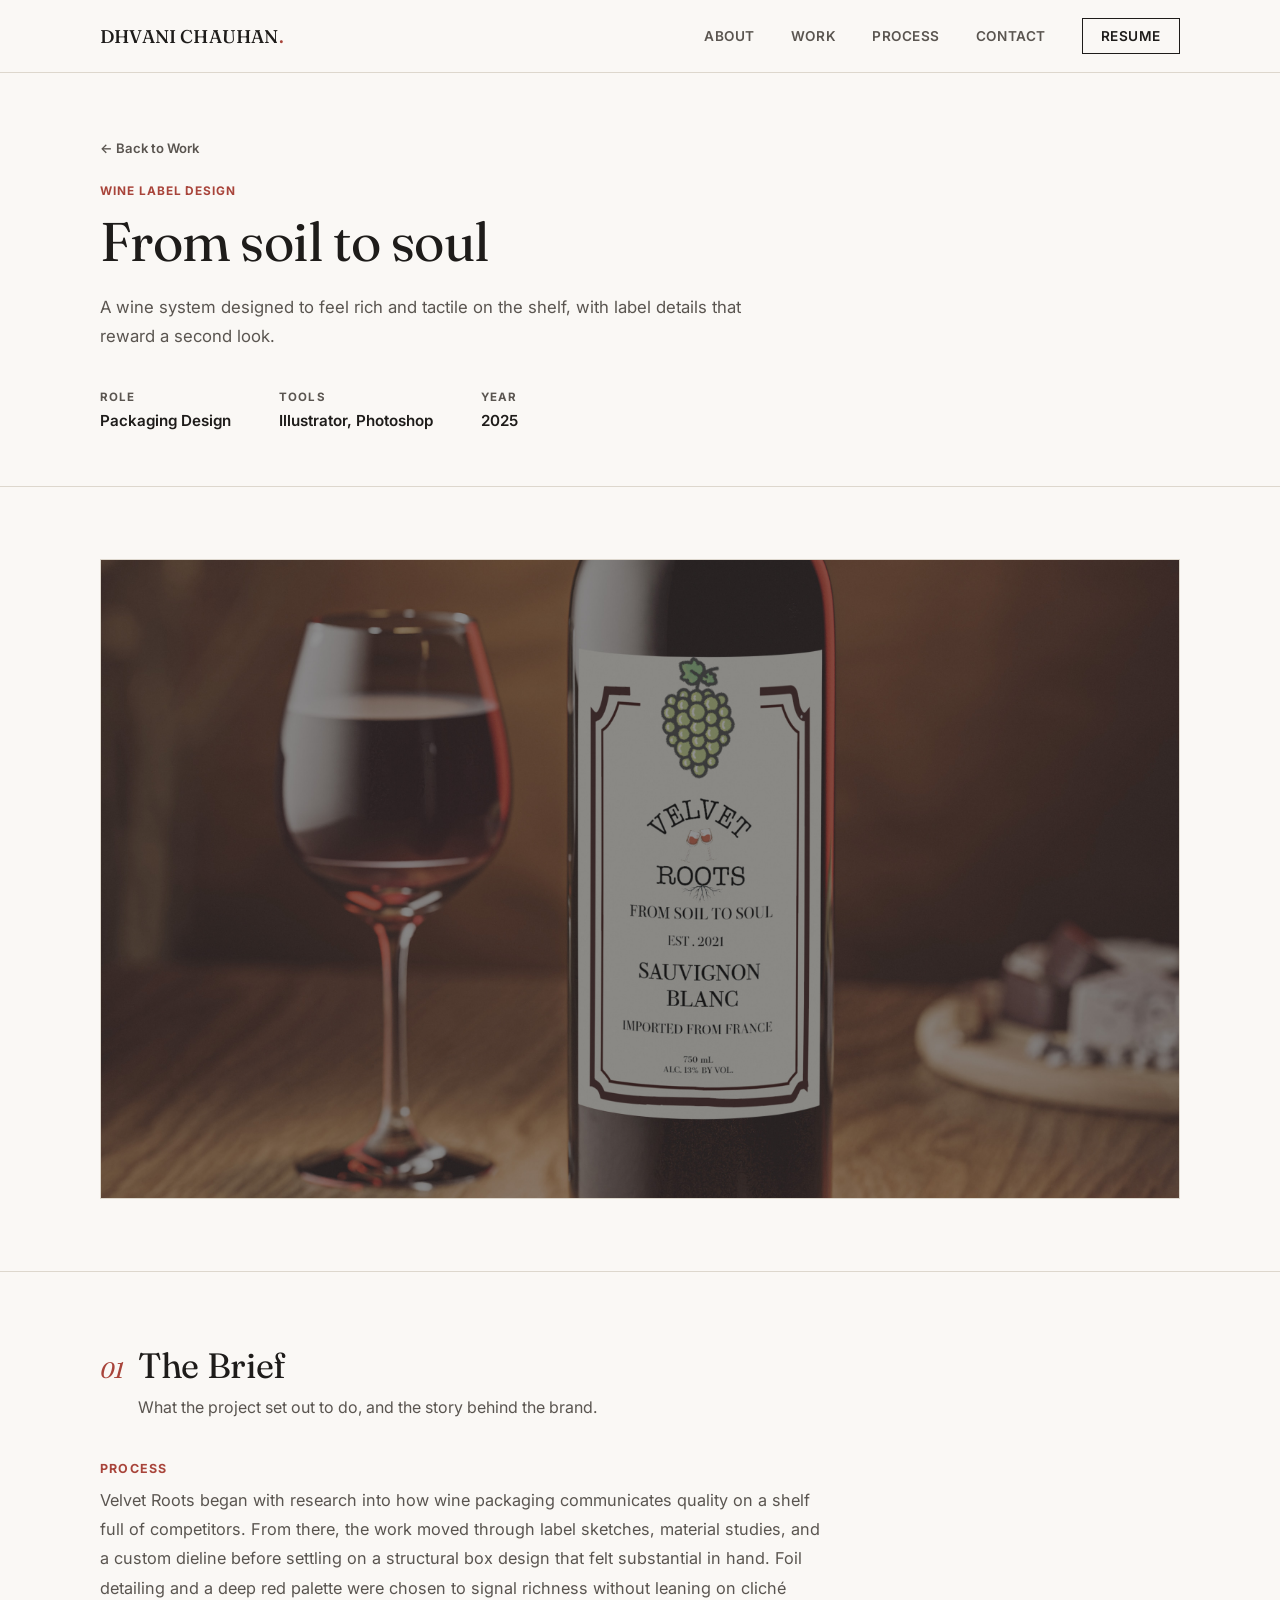
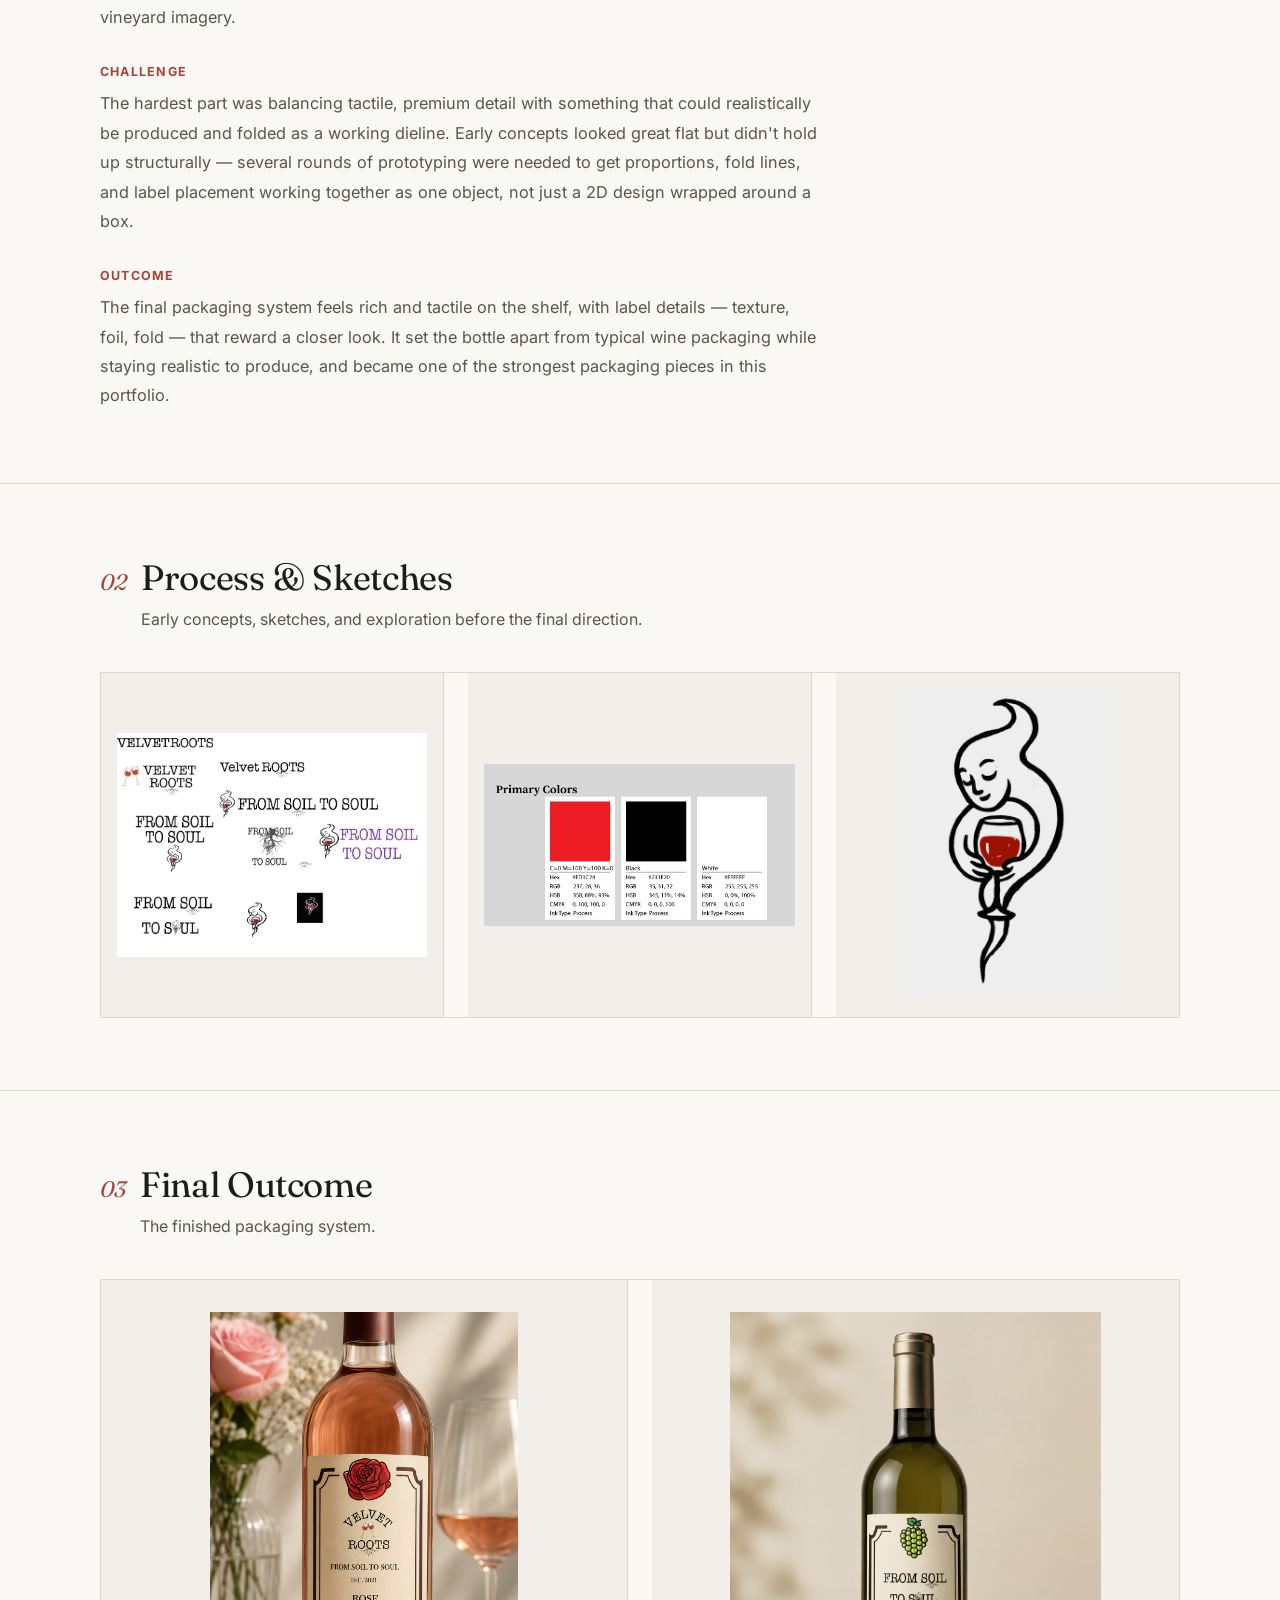
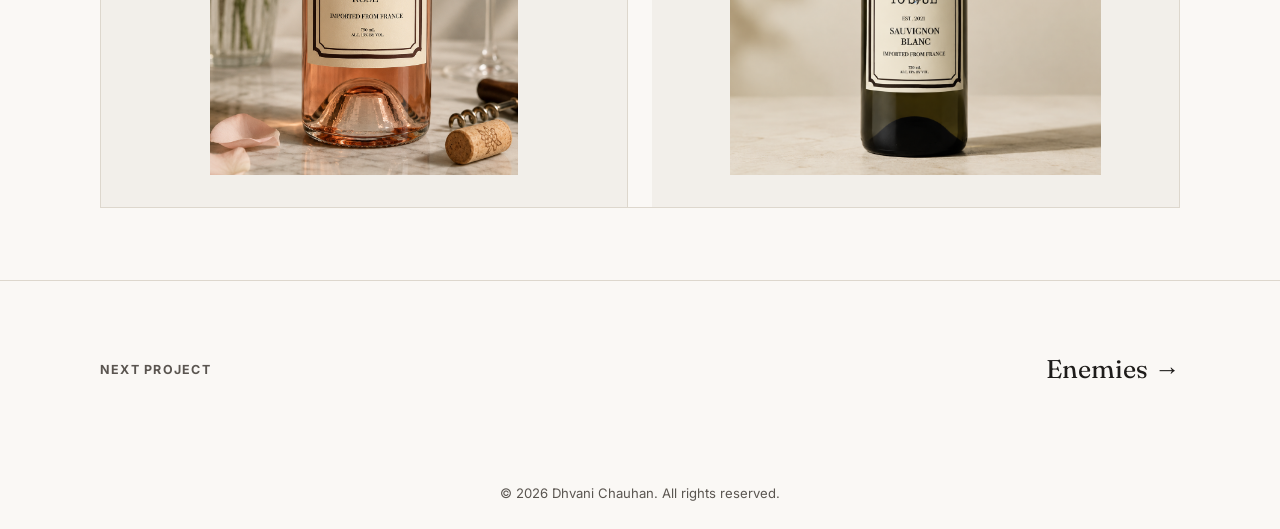
<file: project-from-soil-to-soul.html>
<!DOCTYPE html>
<html lang="en">
<head>
<meta charset="UTF-8">
<meta name="viewport" content="width=device-width, initial-scale=1.0">
<title> From soul to soil — Dhvani Chauhan</title>
<link rel="preconnect" href="https://fonts.googleapis.com">
<link rel="preconnect" href="https://fonts.gstatic.com" crossorigin>
<link href="https://fonts.googleapis.com/css2?family=Fraunces:opsz,wght@9..144,300..700&family=Inter:wght@400;500;600;700;800&display=swap" rel="stylesheet">
<link rel="stylesheet" href="project.css">
</head>
<body>

<nav>
  <div class="wrap">
    <a href="index.html" class="brand">Dhvani Chauhan<span>.</span></a>
    <div class="navlinks">
      <a href="index.html#about">About</a>
      <a href="index.html#work">Work</a>
      <a href="index.html#process">Process</a>
      <a href="index.html#contact">Contact</a>
      <a href="assets/Dhvani-Chauhan-Resume.pdf" target="_blank" rel="noopener" class="nav-resume">Resume</a>
    </div>
  </div>
</nav>

<header class="project-hero">
  <div class="wrap">
    <a class="back-link" href="index.html#work">← Back to Work</a>
    <span class="pcard-meta">Wine Label Design</span>
    <h1 class="project-title">From soil to soul </h1>
    <p class="project-intro">A wine system designed to feel rich and tactile on the shelf, with label details that reward a second look.</p>
    <div class="meta-row">
      <div class="meta-item"><span class="label">Role</span><span class="value">Packaging Design</span></div>
      <div class="meta-item"><span class="label">Tools</span><span class="value">Illustrator, Photoshop</span></div>
      <div class="meta-item"><span class="label">Year</span><span class="value">2025</span></div>
    </div>
  </div>
</header>

<section class="project-section">
  <div class="wrap">
    <img class="cover-img" src="assets/images/from-soil-to-soul-cover.jpg" alt="From Soil to Soul cover">
  </div>
</section>

<section class="project-section">
  <div class="wrap">
    <div class="section-head">
      <span class="section-num">01</span>
      <div class="section-head-text">
        <h2 class="section-title">The Brief</h2>
        <p class="section-desc">What the project set out to do, and the story behind the brand.</p>
      </div>
    </div>
    <div class="brief-block">
      <span class="brief-label">Process</span>
      <p>Velvet Roots began with research into how wine packaging communicates quality on a shelf full of competitors. From there, the work moved through label sketches, material studies, and a custom dieline before settling on a structural box design that felt substantial in hand. Foil detailing and a deep red palette were chosen to signal richness without leaning on cliché vineyard imagery.</p>
    </div>
    <div class="brief-block">
      <span class="brief-label">Challenge</span>
      <p>The hardest part was balancing tactile, premium detail with something that could realistically be produced and folded as a working dieline. Early concepts looked great flat but didn't hold up structurally — several rounds of prototyping were needed to get proportions, fold lines, and label placement working together as one object, not just a 2D design wrapped around a box.</p>
    </div>
    <div class="brief-block">
      <span class="brief-label">Outcome</span>
      <p>The final packaging system feels rich and tactile on the shelf, with label details — texture, foil, fold — that reward a closer look. It set the bottle apart from typical wine packaging while staying realistic to produce, and became one of the strongest packaging pieces in this portfolio.</p>
    </div>
  </div>
</section>

<section class="project-section sketch-section">
  <div class="wrap">
    <div class="section-head">
      <span class="section-num">02</span>
      <div class="section-head-text">
        <h2 class="section-title">Process & Sketches</h2>
        <p class="section-desc">Early concepts, sketches, and exploration before the final direction.</p>
      </div>
    </div>
     <div class="sketch-grid" id="sketch-grid-1">
      <div class="sketch-placeholder">
        <img class="sketch-img" src="assets/images/from-soil-to-soul-logo-exploration.png" alt="From Soil to Soul logo exploration">
      </div>
      <div class="sketch-placeholder">
        <img class="sketch-img" src="assets/images/from-soil-to-soul-logo-colour.jpeg" alt="From Soil to Soul logo colour exploration">
      </div>
      <div class="sketch-placeholder">
        <img class="sketch-img" src="assets/images/from-soil-to-soul-logo-sketches.png" alt="From Soil to Soul logo sketches">
      </div>
    </div>
  </div>
</section>

<section class="project-section">
  <div class="wrap">
    <div class="section-head">
      <span class="section-num">03</span>
      <div class="section-head-text">
        <h2 class="section-title">Final Outcome</h2>
        <p class="section-desc">The finished packaging system.</p>
      </div>
    </div>
    <div class="final-grid" id="final-grid-1">
      <div class="sketch-placeholder">
        <img class="final-img" src="assets/images/Rose label.png" alt="From Soil to Soul final label design">
      </div>
      <div class="sketch-placeholder">
        <img class="final-img" src="assets/images/Sauvignon blanc.png" alt="Velvet Roots final label design">
      </div>
    </div>
    </div>
  </div>
</section>

<section class="project-section next-section">
  <div class="wrap next-row">
    <span class="label">Next Project</span>
    <a class="next-link" href="project-enemies.html">Enemies →</a>
  </div>
</section>

<footer>
  © 2026 Dhvani Chauhan. All rights reserved.
</footer>

</body>
</html>
</file>
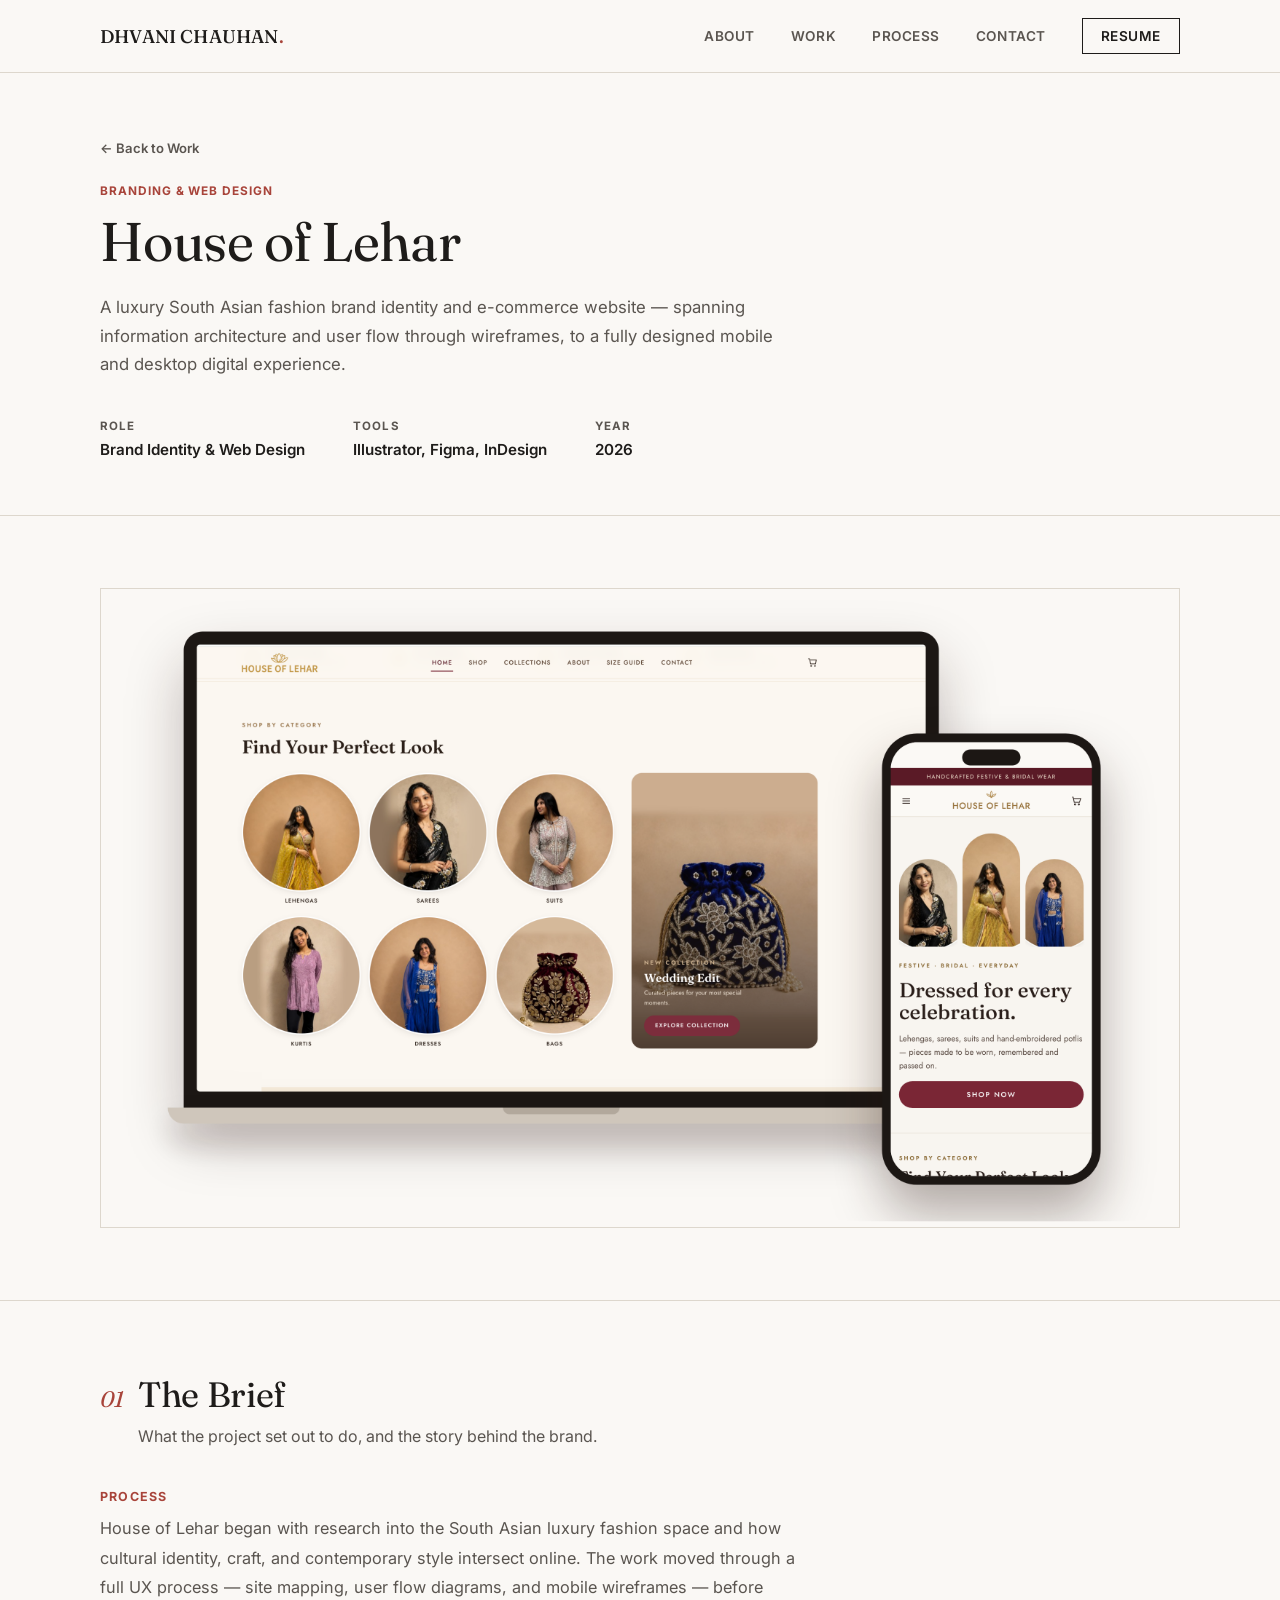
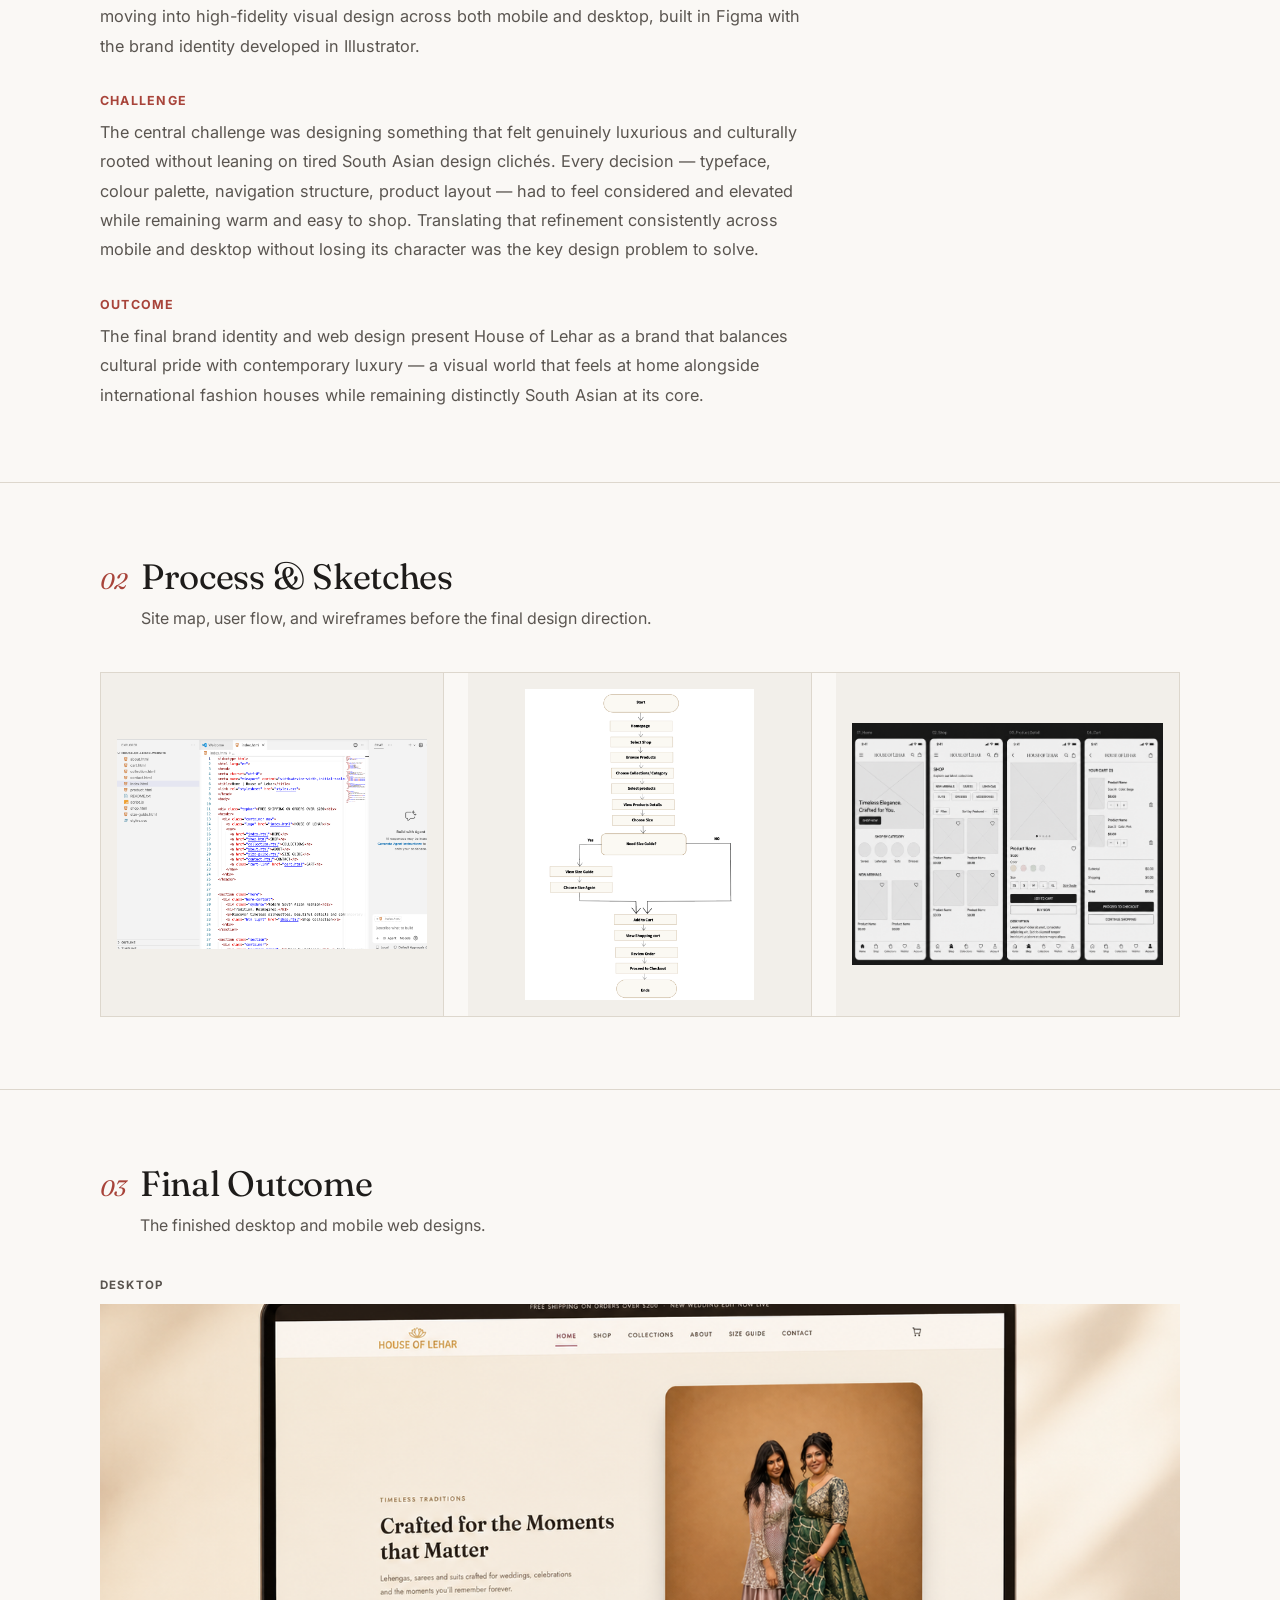
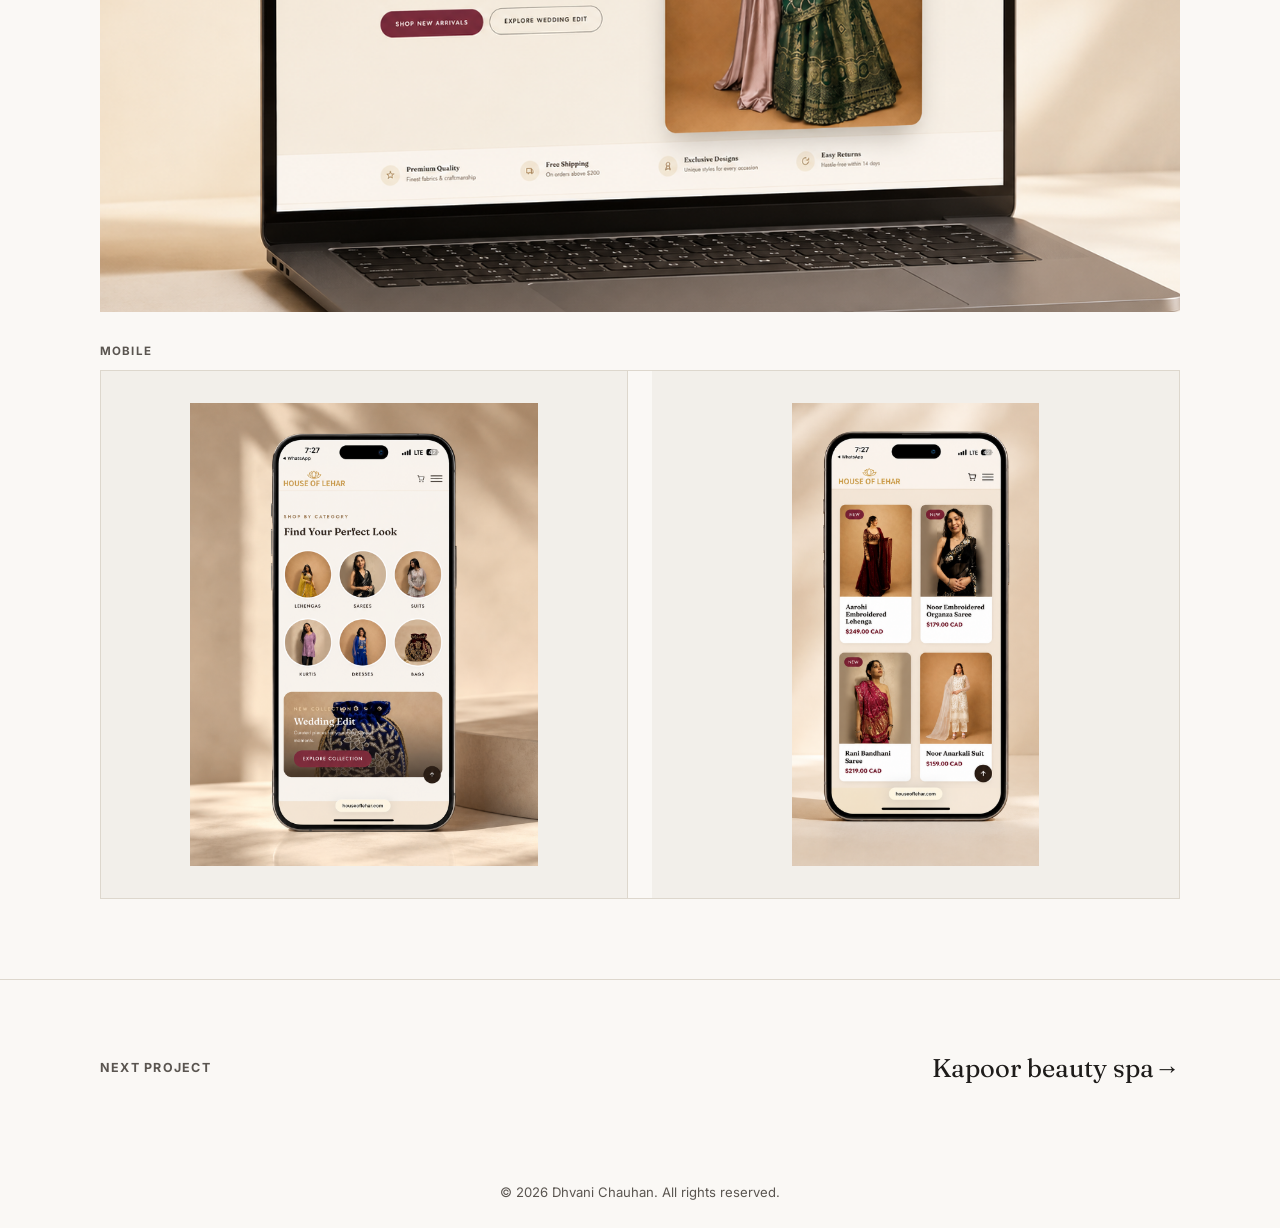
<file: project-house-of-lehar.html>
<!DOCTYPE html>
<html lang="en">
<head>
<meta charset="UTF-8">
<meta name="viewport" content="width=device-width, initial-scale=1.0">
<title>House of Lehar — Dhvani Chauhan</title>
<link rel="preconnect" href="https://fonts.googleapis.com">
<link rel="preconnect" href="https://fonts.gstatic.com" crossorigin>
<link href="https://fonts.googleapis.com/css2?family=Fraunces:opsz,wght@9..144,300..700&family=Inter:wght@400;500;600;700;800&display=swap" rel="stylesheet">
<link rel="stylesheet" href="project.css">
</head>
<body>

<nav>
  <div class="wrap">
    <a href="index.html" class="brand">Dhvani Chauhan<span>.</span></a>
    <div class="navlinks">
      <a href="index.html#about">About</a>
      <a href="index.html#work">Work</a>
      <a href="index.html#process">Process</a>
      <a href="index.html#contact">Contact</a>
      <a href="assets/dhvani-chauhan-resume.pdf" target="_blank" rel="noopener" class="nav-resume">Resume</a>
    </div>
  </div>
</nav>

<header class="project-hero">
  <div class="wrap">
    <a class="back-link" href="index.html#work">← Back to Work</a>
    <span class="pcard-meta">Branding &amp; Web Design</span>
    <h1 class="project-title">House of Lehar</h1>
    <p class="project-intro">A luxury South Asian fashion brand identity and e-commerce website — spanning information architecture and user flow through wireframes, to a fully designed mobile and desktop digital experience.</p>
    <div class="meta-row">
      <div class="meta-item"><span class="label">Role</span><span class="value">Brand Identity &amp; Web Design</span></div>
      <div class="meta-item"><span class="label">Tools</span><span class="value">Illustrator, Figma, InDesign</span></div>
      <div class="meta-item"><span class="label">Year</span><span class="value">2026</span></div>
    </div>
  </div>
</header>

<!-- Cover — desktop mockup as hero image -->
<section class="project-section">
  <div class="wrap">
    <img class="cover-img" src="assets/images/House-of-Lehar-Laptop-and-Phone.png" alt="House of Lehar desktop mockup" style="object-position:center 40%;">
  </div>
</section>

<!-- Brief -->
<section class="project-section reveal">
  <div class="wrap">
    <div class="section-head">
      <span class="section-num">01</span>
      <div class="section-head-text">
        <h2 class="section-title">The Brief</h2>
        <p class="section-desc">What the project set out to do, and the story behind the brand.</p>
      </div>
    </div>
    <div class="brief-block">
      <span class="brief-label">Process</span>
      <p>House of Lehar began with research into the South Asian luxury fashion space and how cultural identity, craft, and contemporary style intersect online. The work moved through a full UX process — site mapping, user flow diagrams, and mobile wireframes — before moving into high-fidelity visual design across both mobile and desktop, built in Figma with the brand identity developed in Illustrator.</p>
    </div>
    <div class="brief-block">
      <span class="brief-label">Challenge</span>
      <p>The central challenge was designing something that felt genuinely luxurious and culturally rooted without leaning on tired South Asian design clichés. Every decision — typeface, colour palette, navigation structure, product layout — had to feel considered and elevated while remaining warm and easy to shop. Translating that refinement consistently across mobile and desktop without losing its character was the key design problem to solve.</p>
    </div>
    <div class="brief-block">
      <span class="brief-label">Outcome</span>
      <p>The final brand identity and web design present House of Lehar as a brand that balances cultural pride with contemporary luxury — a visual world that feels at home alongside international fashion houses while remaining distinctly South Asian at its core.</p>
    </div>
  </div>
</section>

<!-- Process & Sketches -->
<section class="project-section sketch-section reveal">
  <div class="wrap">
    <div class="section-head">
      <span class="section-num">02</span>
      <div class="section-head-text">
        <h2 class="section-title">Process &amp; Sketches</h2>
        <p class="section-desc">Site map, user flow, and wireframes before the final design direction.</p>
      </div>
    </div>
    <div class="sketch-grid reveal-group" id="sketch-grid-1">
      <div class="sketch-placeholder">
        <img class="sketch-img" src="assets/images/house-of-lehar-sitemap.png" alt="House of Lehar site map">
      </div>
      <div class="sketch-placeholder">
        <img class="sketch-img" src="assets/images/house-of-lehar-userflow.png" alt="House of Lehar user flow diagram">
      </div>
      <div class="sketch-placeholder">
        <img class="sketch-img" src="assets/images/house-of-lehar-wireframes.png" alt="House of Lehar mobile wireframes">
      </div>
    </div>
  </div>
</section>

<!-- Final Outcome -->
<section class="project-section reveal">
  <div class="wrap">
    <div class="section-head">
      <span class="section-num">03</span>
      <div class="section-head-text">
        <h2 class="section-title">Final Outcome</h2>
        <p class="section-desc">The finished desktop and mobile web designs.</p>
      </div>
    </div>

    <!-- Desktop mockup — full width -->
    <div class="mockup-block reveal">
      <span class="mockup-label">Desktop</span>
      <div class="sketch-placeholder mockup-desktop">
        <img class="final-img" src="assets/images/House of lehar mocjup222.png" alt="House of Lehar desktop mockup">
      </div>
    </div>

    <!-- Mobile mockup -->
    <div class="mockup-block-mobile reveal">
      <span class="mockup-label">Mobile</span>
      <div class="final-grid" id="final-grid-1">
        <div class="sketch-placeholder">
          <img class="final-img" src="assets/images/house-of-lehar-mobile-mockup.png" alt="House of Lehar mobile mockup">
        </div>
        <div class="sketch-placeholder">
          <img class="final-img" src="assets/images/house of lehar mob2.png" alt="House of Lehar VS Code">
        </div>
      </div>
    </div>

  </div>
</section>

<!-- Next project -->
<section class="project-section next-section">
  <div class="wrap next-row">
    <span class="label">Next Project</span>
    <a class="next-link" href="project-kapoor-beauty-spa.html"> Kapoor beauty spa→</a>
  </div>
</section>

<footer>
  © 2026 Dhvani Chauhan. All rights reserved.
</footer>

<script>
const obs = new IntersectionObserver((entries) => {
  entries.forEach(e => { if(e.isIntersecting){ e.target.classList.add('in'); } });
}, {threshold:0.12});
document.querySelectorAll('.reveal, .reveal-group').forEach(el => obs.observe(el));
</script>

</body>
</html>
</file>
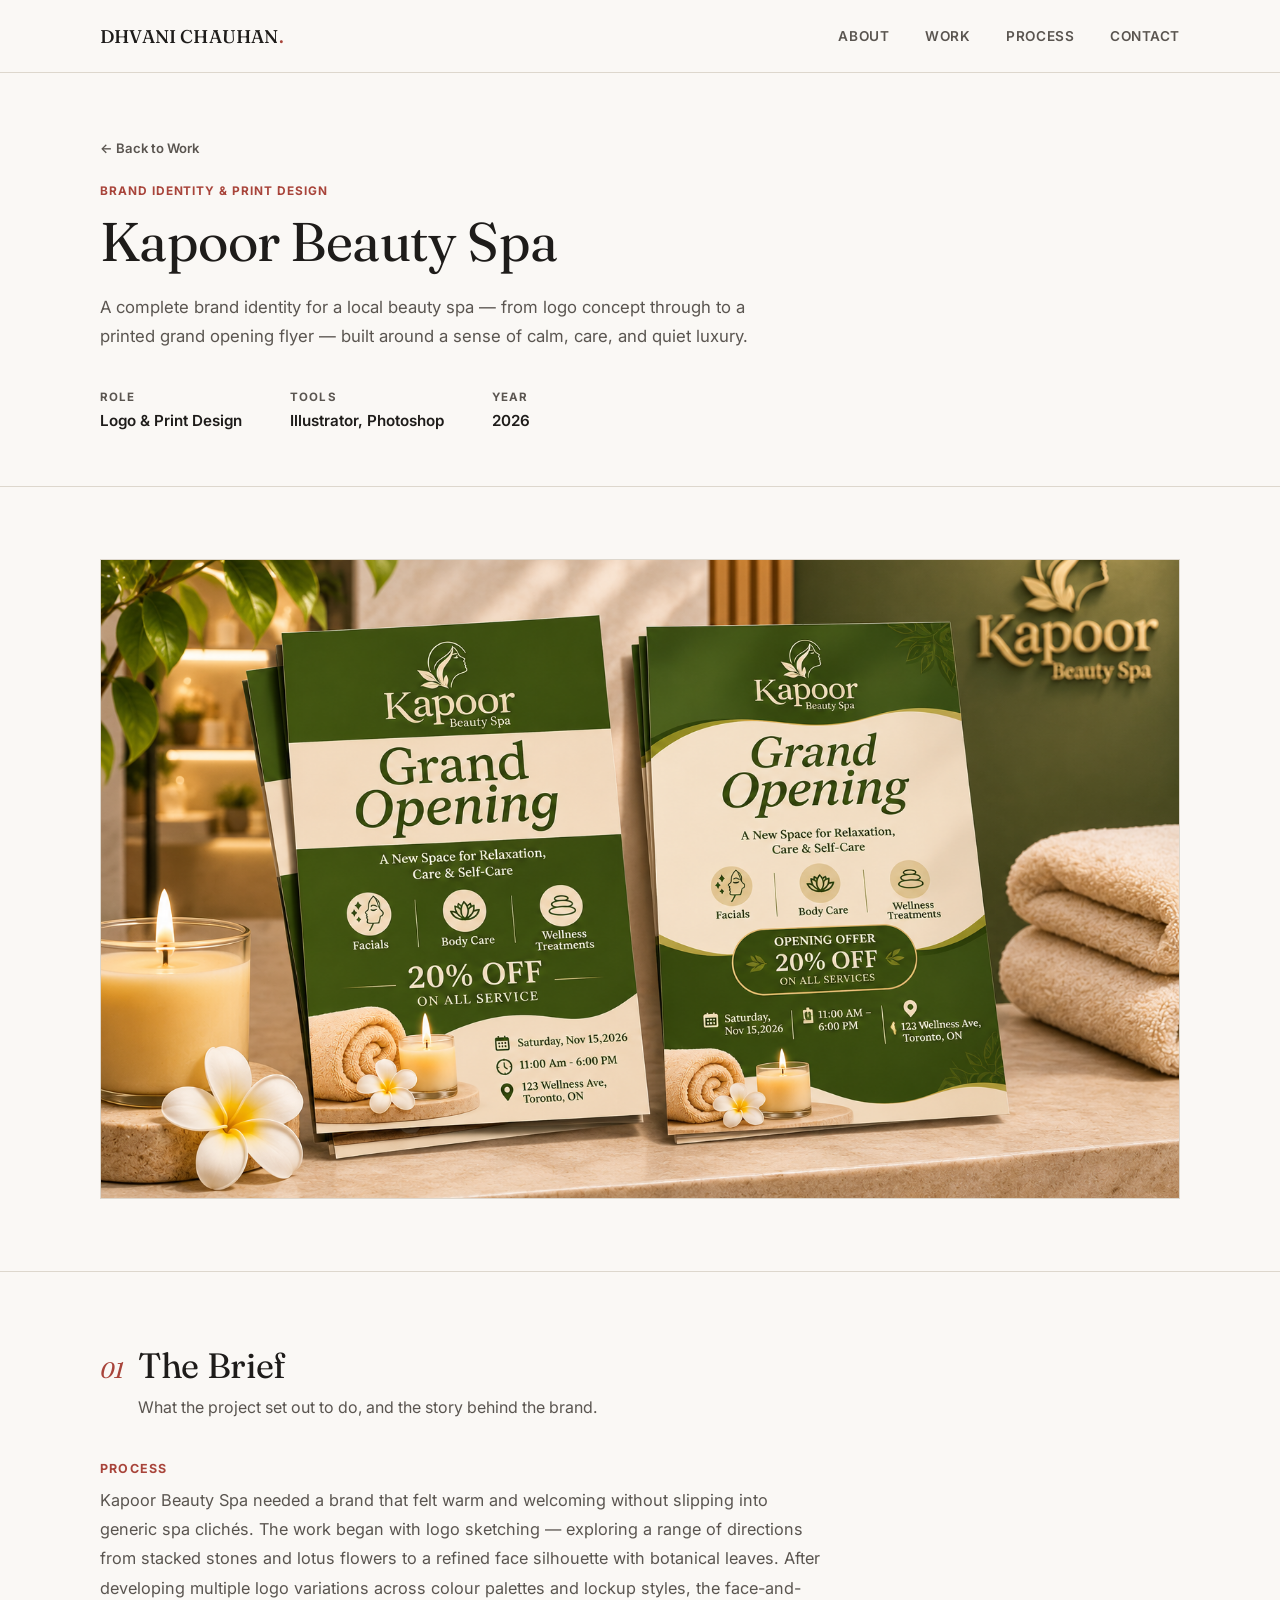
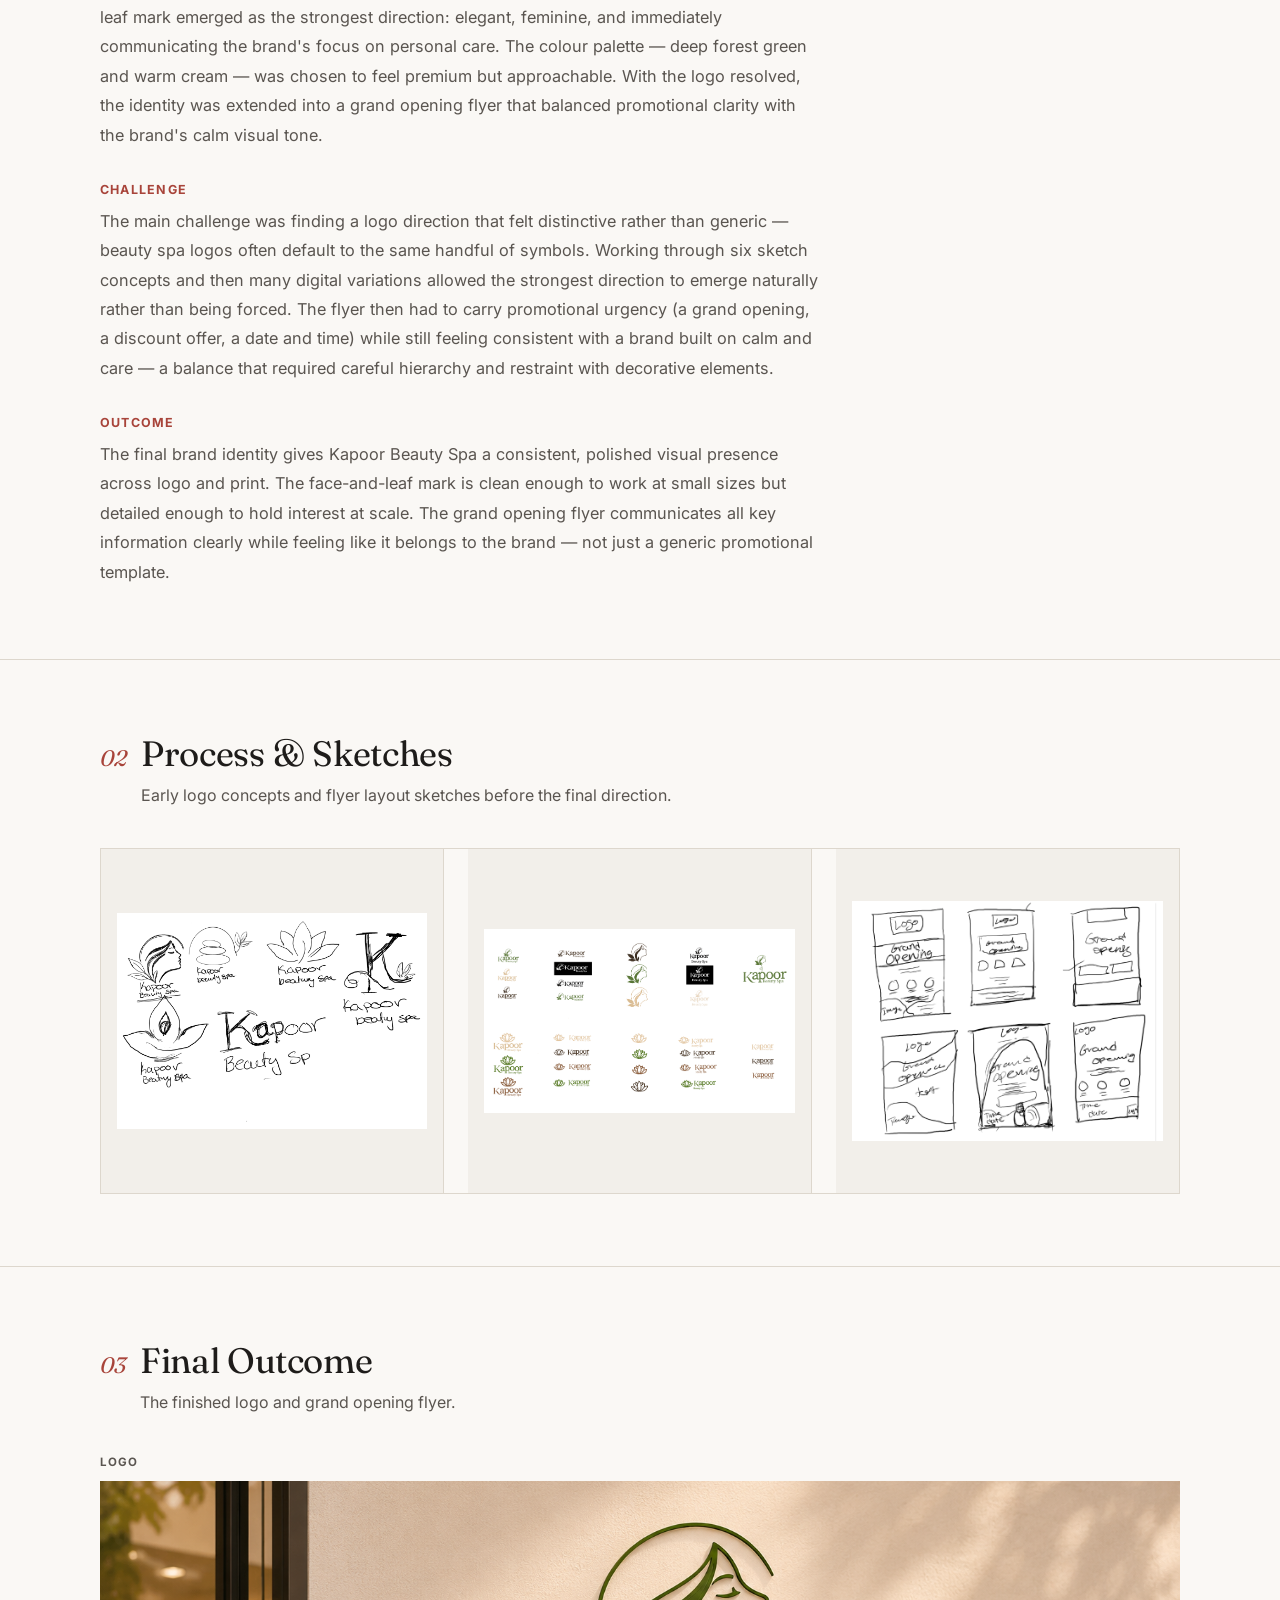
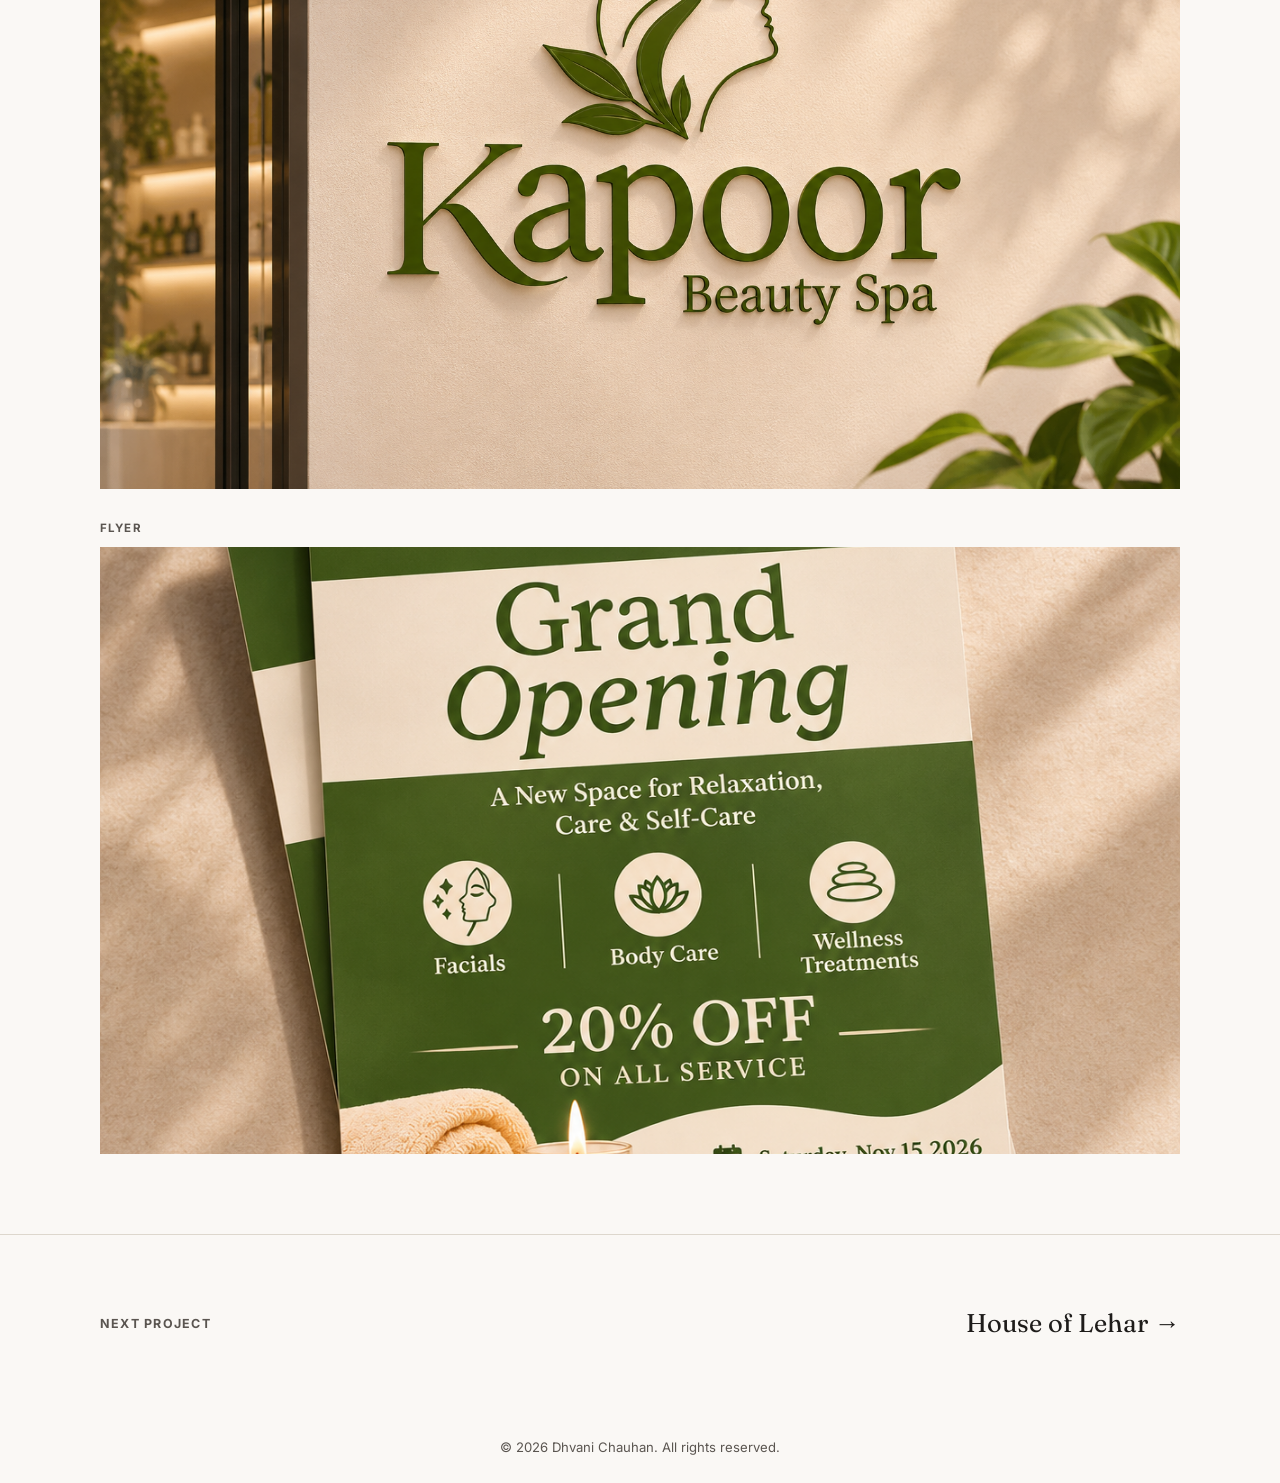
<file: project-kapoor-beauty-spa.html>
<!DOCTYPE html>
<html lang="en">
<head>
<meta charset="UTF-8">
<meta name="viewport" content="width=device-width, initial-scale=1.0">
<title>Kapoor Beauty Spa — Dhvani Chauhan</title>
<link rel="preconnect" href="https://fonts.googleapis.com">
<link rel="preconnect" href="https://fonts.gstatic.com" crossorigin>
<link href="https://fonts.googleapis.com/css2?family=Fraunces:opsz,wght@9..144,300..700&family=Inter:wght@400;500;600;700;800&display=swap" rel="stylesheet">
<link rel="stylesheet" href="project.css">
</head>
<body>

<nav>
  <div class="wrap">
    <a href="index.html" class="brand">Dhvani Chauhan<span>.</span></a>
    <div class="navlinks">
      <a href="index.html#about">About</a>
      <a href="index.html#work">Work</a>
      <a href="index.html#process">Process</a>
      <a href="index.html#contact">Contact</a>
    </div>
    <button class="hamburger" id="hamburger" aria-label="Open menu">
      <span></span><span></span><span></span>
    </button>
  </div>
</nav>

<div class="mobile-menu" id="mobileMenu" style="display:none;">
  <a href="index.html#about" onclick="closeMobile()">About</a>
  <a href="index.html#work" onclick="closeMobile()">Work</a>
  <a href="index.html#process" onclick="closeMobile()">Process</a>
  <a href="index.html#contact" onclick="closeMobile()">Contact</a>
</div>

<header class="project-hero">
  <div class="wrap">
    <a class="back-link" href="index.html#work">← Back to Work</a>
    <span class="pcard-meta">Brand Identity &amp; Print Design</span>
    <h1 class="project-title">Kapoor Beauty Spa</h1>
    <p class="project-intro">A complete brand identity for a local beauty spa — from logo concept through to a printed grand opening flyer — built around a sense of calm, care, and quiet luxury.</p>
    <div class="meta-row">
      <div class="meta-item"><span class="label">Role</span><span class="value">Logo &amp; Print Design</span></div>
      <div class="meta-item"><span class="label">Tools</span><span class="value">Illustrator, Photoshop</span></div>
      <div class="meta-item"><span class="label">Year</span><span class="value">2026</span></div>
    </div>
  </div>
</header>

<!-- Cover image -->
<section class="project-section">
  <div class="wrap">
    <img class="cover-img" src="assets/images/Kapoor Beauty Spa Grand Opening Display.png" alt="Kapoor Beauty Spa grand opening flyer mockup">
  </div>
</section>

<!-- Brief -->
<section class="project-section reveal">
  <div class="wrap">
    <div class="section-head">
      <span class="section-num">01</span>
      <div class="section-head-text">
        <h2 class="section-title">The Brief</h2>
        <p class="section-desc">What the project set out to do, and the story behind the brand.</p>
      </div>
    </div>
    <div class="brief-block">
      <span class="brief-label">Process</span>
      <p>Kapoor Beauty Spa needed a brand that felt warm and welcoming without slipping into generic spa clichés. The work began with logo sketching — exploring a range of directions from stacked stones and lotus flowers to a refined face silhouette with botanical leaves. After developing multiple logo variations across colour palettes and lockup styles, the face-and-leaf mark emerged as the strongest direction: elegant, feminine, and immediately communicating the brand's focus on personal care. The colour palette — deep forest green and warm cream — was chosen to feel premium but approachable. With the logo resolved, the identity was extended into a grand opening flyer that balanced promotional clarity with the brand's calm visual tone.</p>
    </div>
    <div class="brief-block">
      <span class="brief-label">Challenge</span>
      <p>The main challenge was finding a logo direction that felt distinctive rather than generic — beauty spa logos often default to the same handful of symbols. Working through six sketch concepts and then many digital variations allowed the strongest direction to emerge naturally rather than being forced. The flyer then had to carry promotional urgency (a grand opening, a discount offer, a date and time) while still feeling consistent with a brand built on calm and care — a balance that required careful hierarchy and restraint with decorative elements.</p>
    </div>
    <div class="brief-block">
      <span class="brief-label">Outcome</span>
      <p>The final brand identity gives Kapoor Beauty Spa a consistent, polished visual presence across logo and print. The face-and-leaf mark is clean enough to work at small sizes but detailed enough to hold interest at scale. The grand opening flyer communicates all key information clearly while feeling like it belongs to the brand — not just a generic promotional template.</p>
    </div>
  </div>
</section>

<!-- Process & Sketches -->
<section class="project-section sketch-section reveal">
  <div class="wrap">
    <div class="section-head">
      <span class="section-num">02</span>
      <div class="section-head-text">
        <h2 class="section-title">Process &amp; Sketches</h2>
        <p class="section-desc">Early logo concepts and flyer layout sketches before the final direction.</p>
      </div>
    </div>
    <div class="sketch-grid reveal-group" id="sketch-grid-1">
      <div class="sketch-placeholder">
        <img class="sketch-img" src= "assets/images/Logo sketches.png" alt="Kapoor Beauty Spa logo sketches">
      </div>
      <div class="sketch-placeholder">
        <img class="sketch-img" src="assets/images/Logo design.png" alt="Kapoor Beauty Spa logo digital variations">
      </div>
      <div class="sketch-placeholder">
        <img class="sketch-img" src="assets/images/Kapoor beauty spa.png" alt="Kapoor Beauty Spa flyer layout sketches">
      </div>
    </div>
  </div>
</section>

<!-- Final Outcome -->
<section class="project-section reveal">
  <div class="wrap">
    <div class="section-head">
      <span class="section-num">03</span>
      <div class="section-head-text">
        <h2 class="section-title">Final Outcome</h2>
        <p class="section-desc">The finished logo and grand opening flyer.</p>
      </div>
    </div>

    <!-- Logo — full width -->
    <div class="mockup-block reveal">
      <span class="mockup-label">Logo</span>
      <div class="sketch-placeholder mockup-desktop">
        <img class="final-img" src="assets/images/logo final desing>png .png" alt="Kapoor Beauty Spa final logo">
      </div>
    </div>

    <!-- Flyer -->
    <div class="mockup-block-mobile reveal">
      <span class="mockup-label">Flyer</span>
      <div class="sketch-placeholder mockup-desktop">
        <img class="final-img" src="assets/images/Kapoor flyers mockup .png" alt="Kapoor Beauty Spa grand opening flyer">
      </div>
    </div>

  </div>
</section>

<!-- Next project -->
<section class="project-section next-section">
  <div class="wrap next-row">
    <span class="label">Next Project</span>
    <a class="next-link" href="project-house-of-lehar.html">House of Lehar →</a>
  </div>
</section>

<footer>
  © 2026 Dhvani Chauhan. All rights reserved.
</footer>

<script>
const obs = new IntersectionObserver((entries) => {
  entries.forEach(e => { if(e.isIntersecting){ e.target.classList.add('in'); } });
}, {threshold:0.12});
document.querySelectorAll('.reveal, .reveal-group').forEach(el => obs.observe(el));
</script>

<script>
  const hamburger = document.getElementById('hamburger');
  const mobileMenu = document.getElementById('mobileMenu');
  hamburger.addEventListener('click', () => {
    hamburger.classList.toggle('open');
    mobileMenu.classList.toggle('open');
  });
  function closeMobile(){
    hamburger.classList.remove('open');
    mobileMenu.classList.remove('open');
  }
</script>

</body>
</html>
</file>
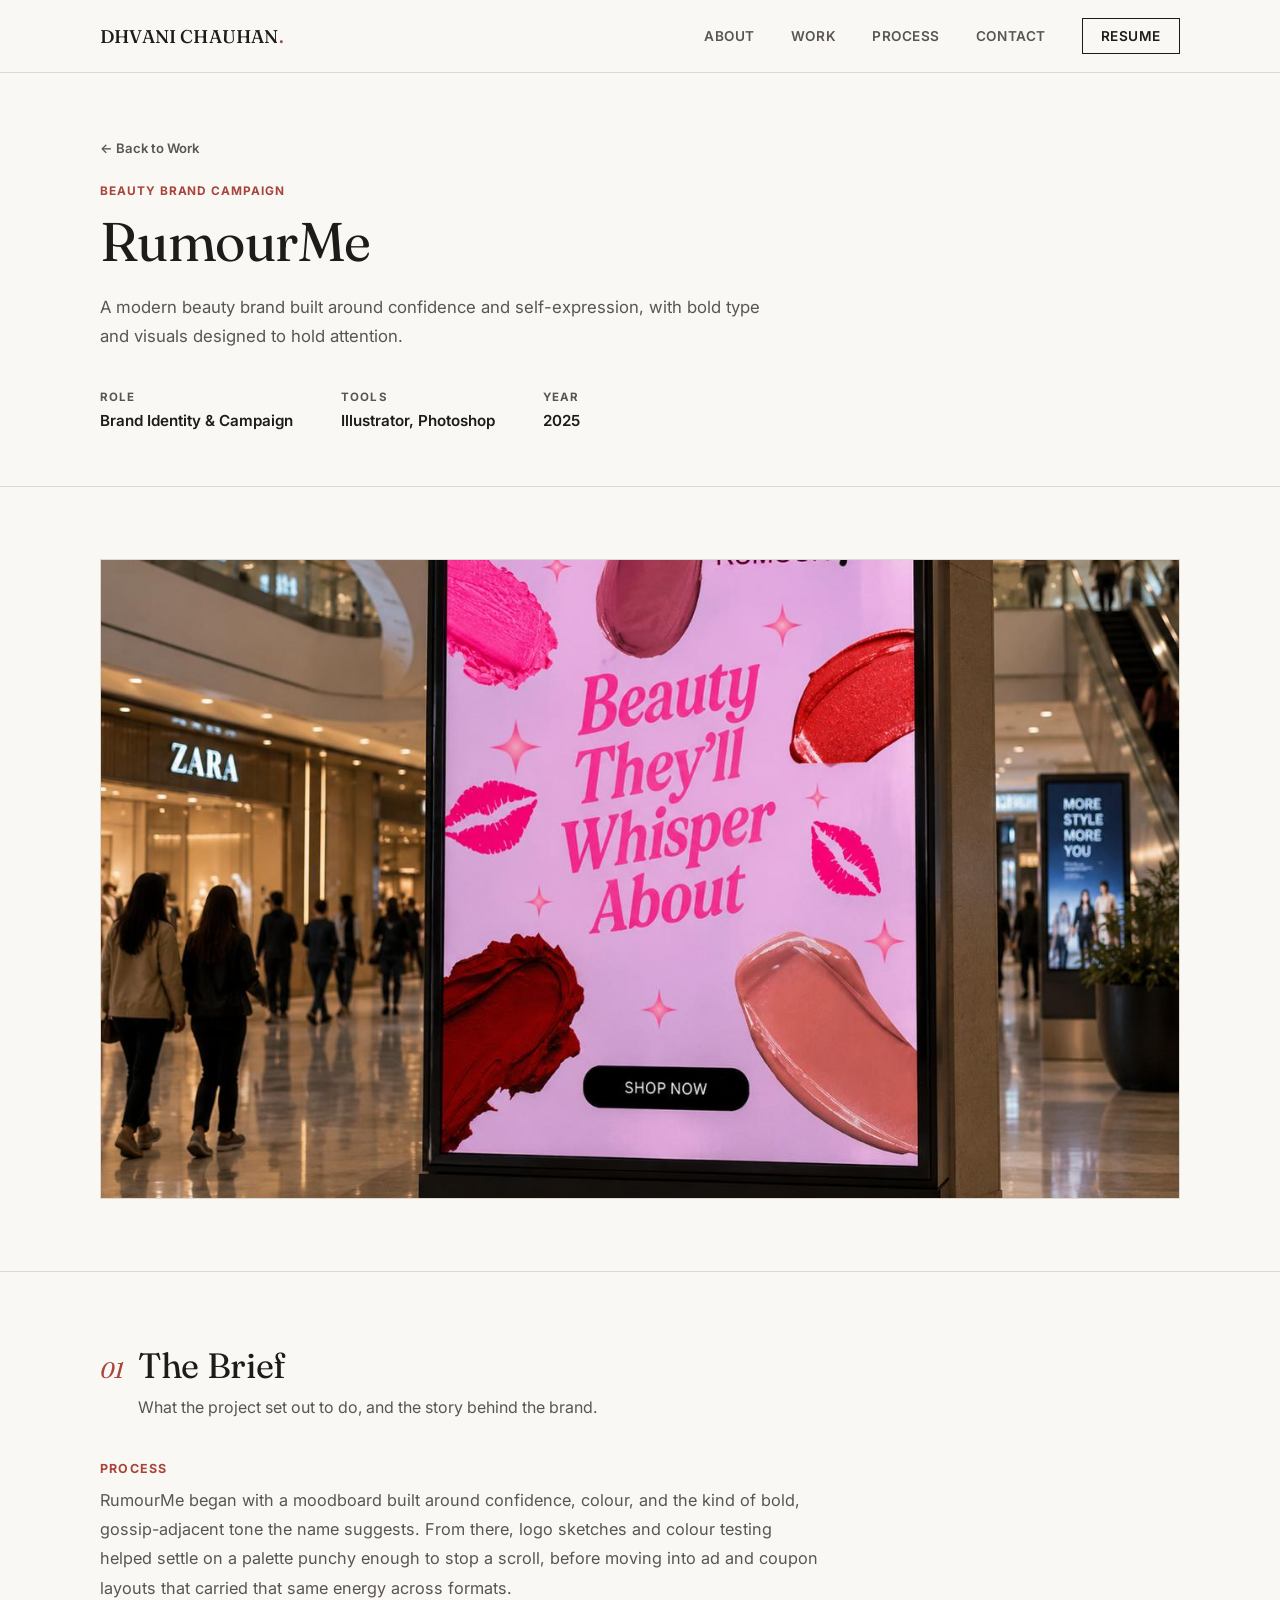
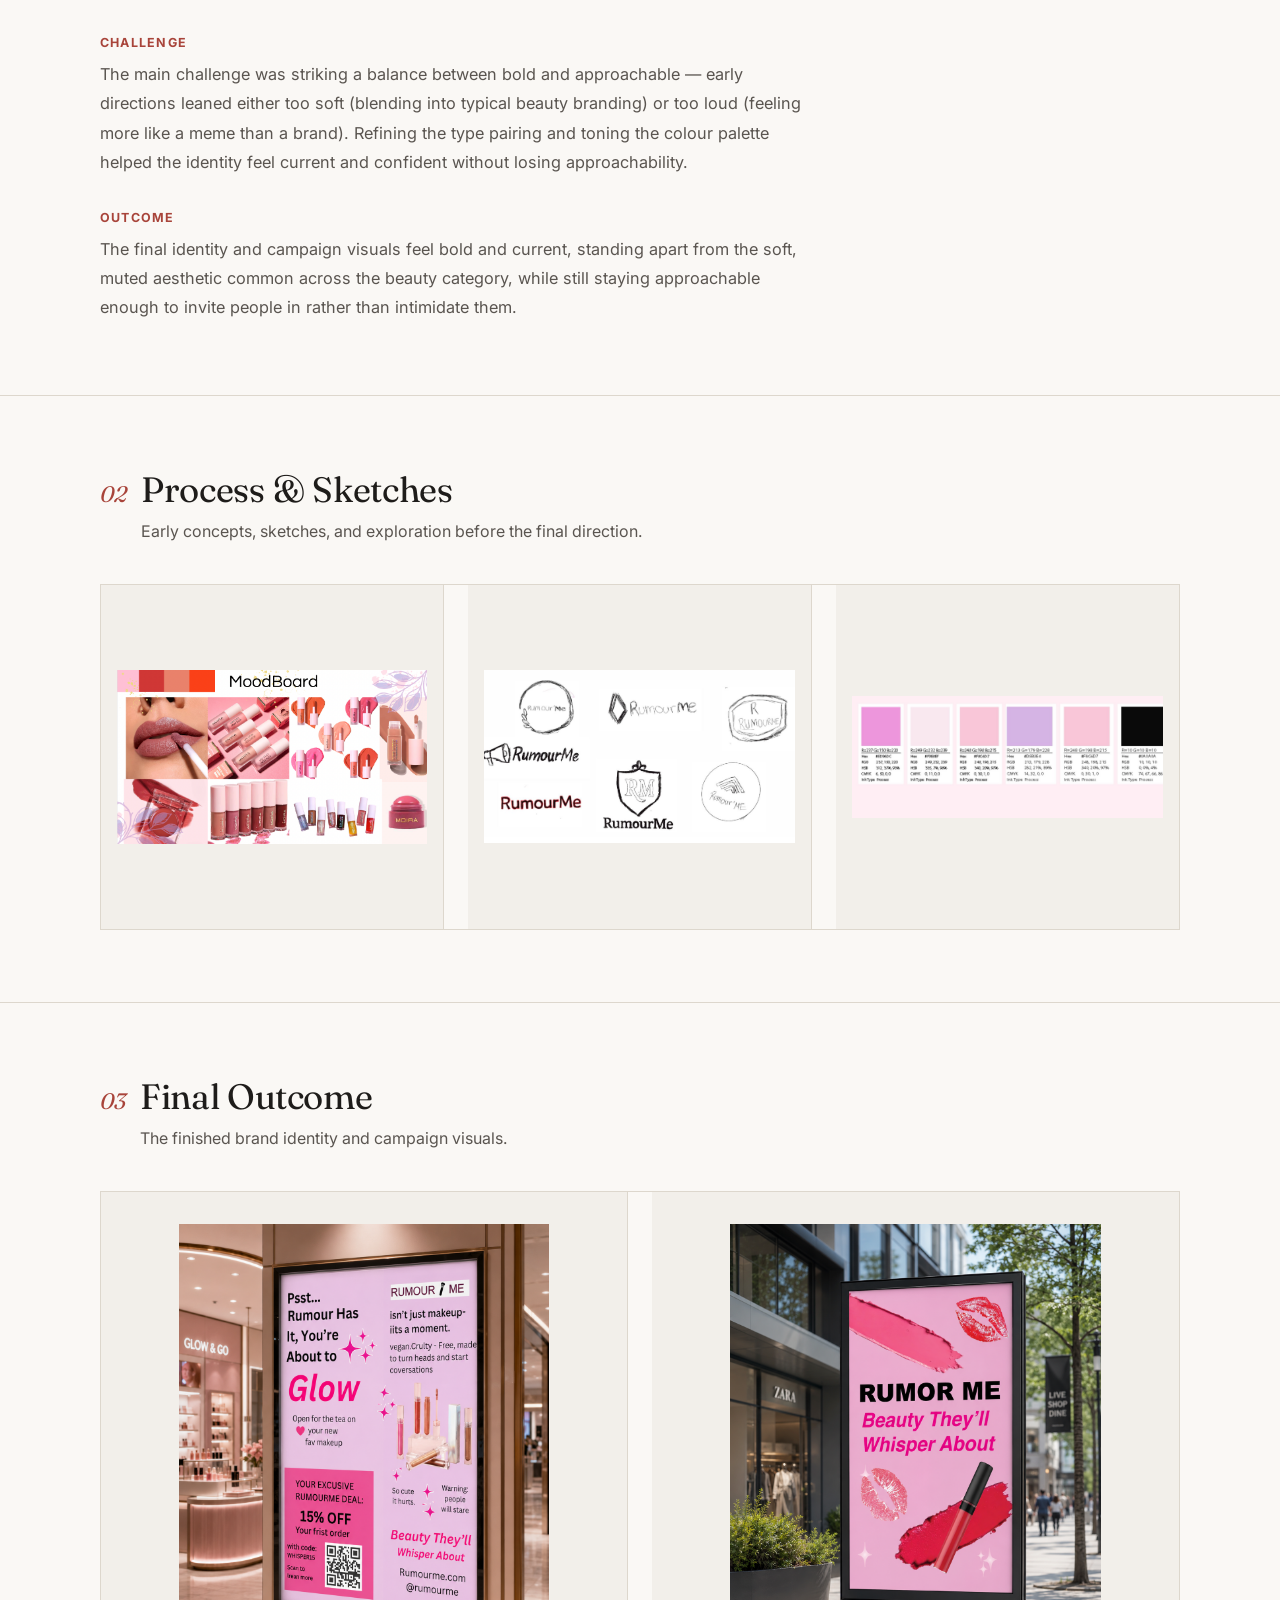
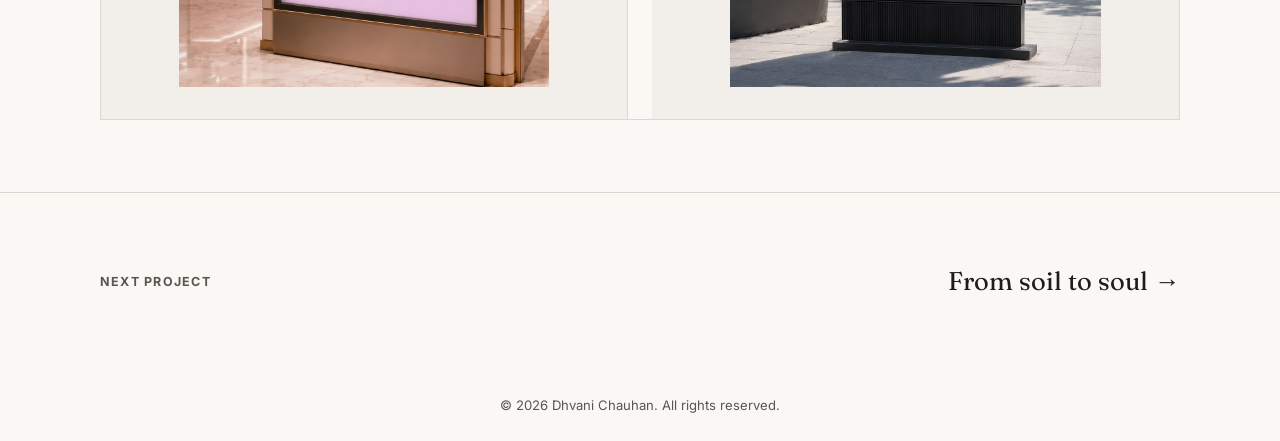
<file: project-rumourme.html>
<!DOCTYPE html>
<html lang="en">
<head>
<meta charset="UTF-8">
<meta name="viewport" content="width=device-width, initial-scale=1.0">
<title>RumourMe — Dhvani Chauhan</title>
<link rel="preconnect" href="https://fonts.googleapis.com">
<link rel="preconnect" href="https://fonts.gstatic.com" crossorigin>
<link href="https://fonts.googleapis.com/css2?family=Fraunces:opsz,wght@9..144,300..700&family=Inter:wght@400;500;600;700;800&display=swap" rel="stylesheet">
<link rel="stylesheet" href="project.css">
</head>
<body>

<nav>
  <div class="wrap">
    <a href="index.html" class="brand">Dhvani Chauhan<span>.</span></a>
    <div class="navlinks">
      <a href="index.html#about">About</a>
      <a href="index.html#work">Work</a>
      <a href="index.html#process">Process</a>
      <a href="index.html#contact">Contact</a>
      <a href="assets/Dhvani-Chauhan-Resume.pdf" target="_blank" rel="noopener" class="nav-resume">Resume</a>
    </div>
  </div>
</nav>

<header class="project-hero">
  <div class="wrap">
    <a class="back-link" href="index.html#work">← Back to Work</a>
    <span class="pcard-meta">Beauty Brand Campaign</span>
    <h1 class="project-title">RumourMe</h1>
    <p class="project-intro">A modern beauty brand built around confidence and self-expression, with bold type and visuals designed to hold attention.</p>
    <div class="meta-row">
      <div class="meta-item"><span class="label">Role</span><span class="value">Brand Identity & Campaign</span></div>
      <div class="meta-item"><span class="label">Tools</span><span class="value">Illustrator, Photoshop</span></div>
      <div class="meta-item"><span class="label">Year</span><span class="value">2025</span></div>
    </div>
  </div>
</header>

<section class="project-section">
  <div class="wrap">
    <img class="cover-img" src="assets/images/rumour-me-cover.jpeg" alt="RumourMe cover">
  </div>
</section>

<section class="project-section reveal">
  <div class="wrap">
    <div class="section-head">
      <span class="section-num">01</span>
      <div class="section-head-text">
        <h2 class="section-title">The Brief</h2>
        <p class="section-desc">What the project set out to do, and the story behind the brand.</p>
      </div>
    </div>
    <div class="brief-block">
      <span class="brief-label">Process</span>
      <p>RumourMe began with a moodboard built around confidence, colour, and the kind of bold, gossip-adjacent tone the name suggests. From there, logo sketches and colour testing helped settle on a palette punchy enough to stop a scroll, before moving into ad and coupon layouts that carried that same energy across formats.</p>
    </div>
    <div class="brief-block">
      <span class="brief-label">Challenge</span>
      <p>The main challenge was striking a balance between bold and approachable — early directions leaned either too soft (blending into typical beauty branding) or too loud (feeling more like a meme than a brand). Refining the type pairing and toning the colour palette helped the identity feel current and confident without losing approachability.</p>
    </div>
    <div class="brief-block">
      <span class="brief-label">Outcome</span>
      <p>The final identity and campaign visuals feel bold and current, standing apart from the soft, muted aesthetic common across the beauty category, while still staying approachable enough to invite people in rather than intimidate them.</p>
    </div>
  </div>
</section>

<section class="project-section sketch-section reveal">
  <div class="wrap">
    <div class="section-head">
      <span class="section-num">02</span>
      <div class="section-head-text">
        <h2 class="section-title">Process & Sketches</h2>
        <p class="section-desc">Early concepts, sketches, and exploration before the final direction.</p>
      </div>
    </div>
    <div class="sketch-grid reveal-group" id="sketch-grid-1">
      <div class="sketch-placeholder">
        <img class="sketch-img" src= "assets/images/rumour-me-moodboard.png" alt="RumourMe moodboard">
      </div>
      <div class="sketch-placeholder">
        <img class="sketch-img" src="assets/images/rumour-me-logo-sketches.png" alt="RumourMe logo sketches">
      </div>
      <div class="sketch-placeholder">
        <img class="sketch-img" src="assets/images/rumour-me-colours.png" alt="RumourMe colour exploration">
      </div>
    </div>
  </div>
</section>

<section class="project-section reveal">
  <div class="wrap">
    <div class="section-head">
      <span class="section-num">03</span>
      <div class="section-head-text">
        <h2 class="section-title">Final Outcome</h2>
        <p class="section-desc">The finished brand identity and campaign visuals.</p>
      </div>
    </div>
    <div class="final-grid reveal-group" id="final-grid-1">
      <div class="sketch-placeholder">
        <img class="final-img" src="assets/images/ad1.png" alt="RumourMe final ad campaign">
      </div>
      <div class="sketch-placeholder">
        <img class="final-img" src="assets/images/Ad2.png" alt="RumourMe final coupon design">
      </div>
    </div>
  </div>
</section>

<section class="project-section next-section">
  <div class="wrap next-row">
    <span class="label">Next Project</span>
    <a class="next-link" href="project-from-soil-to-soul.html"> From soil to soul →</a>
  </div>
</section>

<footer>
  © 2026 Dhvani Chauhan. All rights reserved.
</footer>

<script>
const obs = new IntersectionObserver((entries) => {
  entries.forEach(e => { if(e.isIntersecting){ e.target.classList.add('in'); } });
}, {threshold:0.12});
document.querySelectorAll('.reveal, .reveal-group').forEach(el => obs.observe(el));
</script>

</body>
</html>
</file>
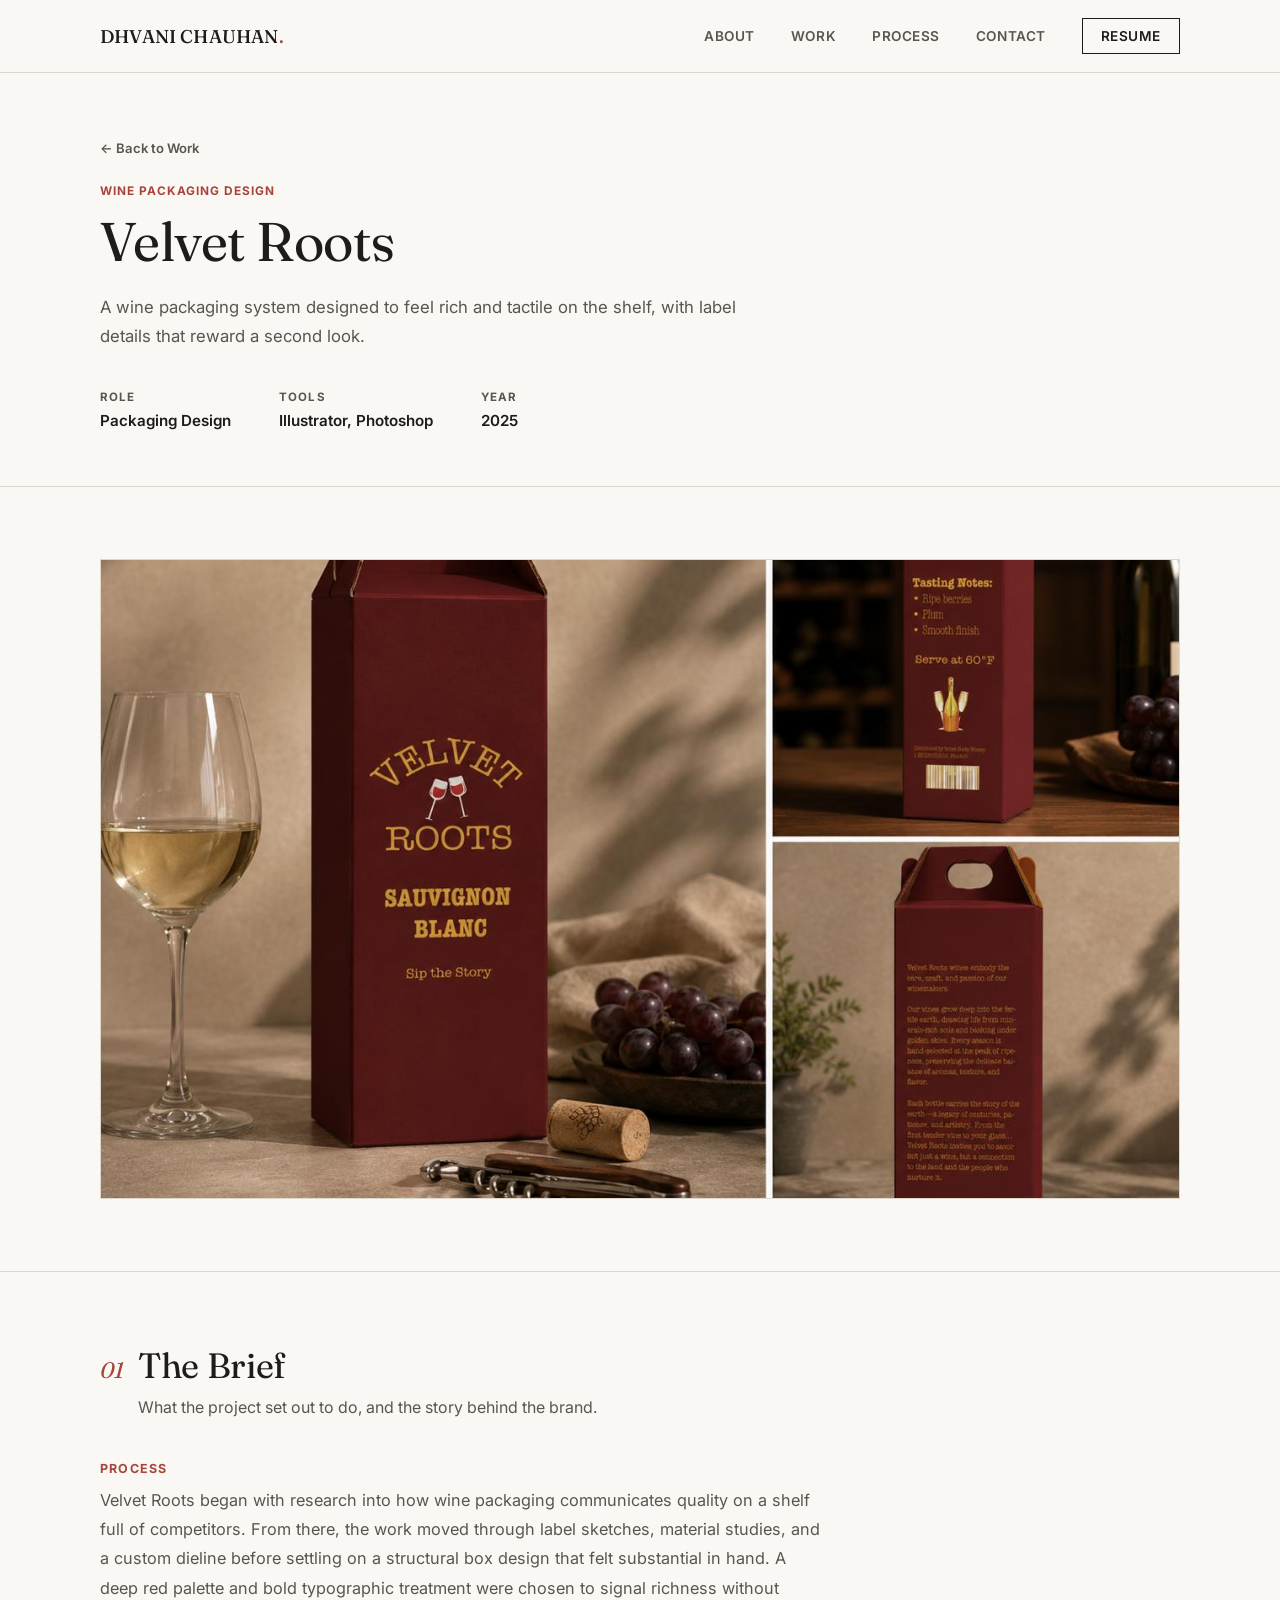
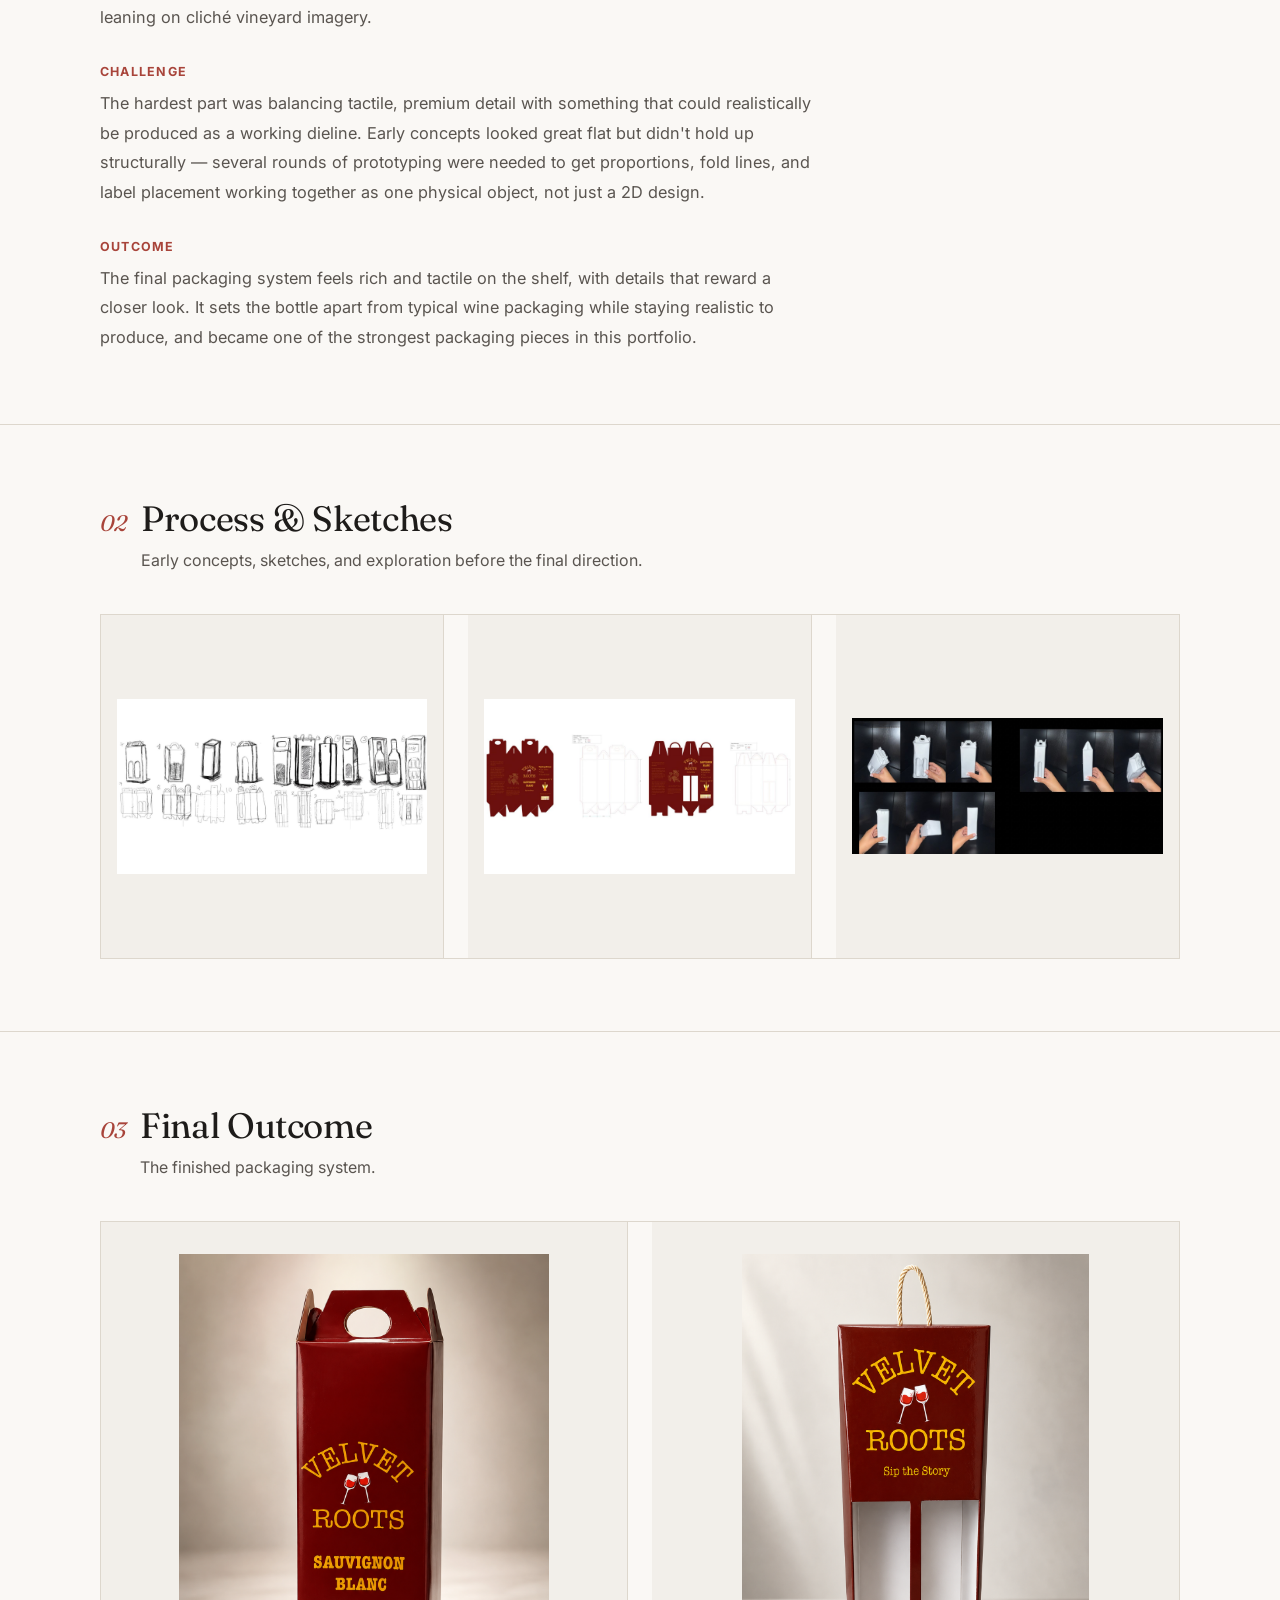
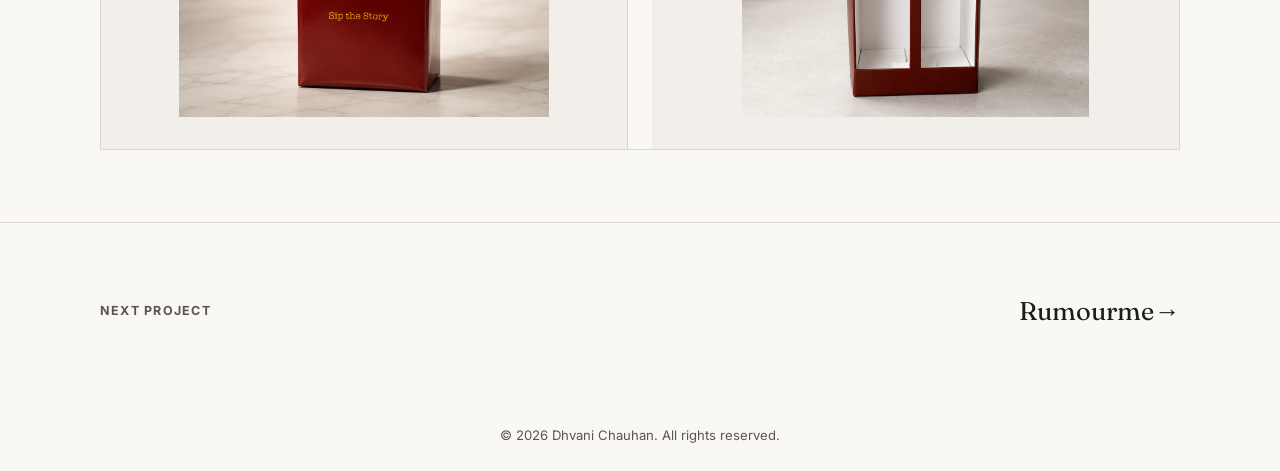
<file: project-velvet-roots.html>
<!DOCTYPE html>
<html lang="en">
<head>
<meta charset="UTF-8">
<meta name="viewport" content="width=device-width, initial-scale=1.0">
<title>Velvet Roots — Dhvani Chauhan</title>
<link rel="preconnect" href="https://fonts.googleapis.com">
<link rel="preconnect" href="https://fonts.gstatic.com" crossorigin>
<link href="https://fonts.googleapis.com/css2?family=Fraunces:opsz,wght@9..144,300..700&family=Inter:wght@400;500;600;700;800&display=swap" rel="stylesheet">
<link rel="stylesheet" href="project.css">
</head>
<body>

<nav>
  <div class="wrap">
    <a href="index.html" class="brand">Dhvani Chauhan<span>.</span></a>
    <div class="navlinks">
      <a href="index.html#about">About</a>
      <a href="index.html#work">Work</a>
      <a href="index.html#process">Process</a>
      <a href="index.html#contact">Contact</a>
      <a href="assets/Dhvani-Chauhan-Resume.pdf" target="_blank" rel="noopener" class="nav-resume">Resume</a>
    </div>
  </div>
</nav>

<header class="project-hero">
  <div class="wrap">
    <a class="back-link" href="index.html#work">← Back to Work</a>
    <span class="pcard-meta">Wine Packaging Design</span>
    <h1 class="project-title">Velvet Roots</h1>
    <p class="project-intro">A wine packaging system designed to feel rich and tactile on the shelf, with label details that reward a second look.</p>
    <div class="meta-row">
      <div class="meta-item"><span class="label">Role</span><span class="value">Packaging Design</span></div>
      <div class="meta-item"><span class="label">Tools</span><span class="value">Illustrator, Photoshop</span></div>
      <div class="meta-item"><span class="label">Year</span><span class="value">2025</span></div>
    </div>
  </div>
</header>

<section class="project-section">
  <div class="wrap">
    <img class="cover-img" src="assets/images/velvet-roots-cover.jpg" alt="Velvet Roots cover">
  </div>
</section>

<section class="project-section reveal">
  <div class="wrap">
    <div class="section-head">
      <span class="section-num">01</span>
      <div class="section-head-text">
        <h2 class="section-title">The Brief</h2>
        <p class="section-desc">What the project set out to do, and the story behind the brand.</p>
      </div>
    </div>
    <div class="brief-block">
      <span class="brief-label">Process</span>
      <p>Velvet Roots began with research into how wine packaging communicates quality on a shelf full of competitors. From there, the work moved through label sketches, material studies, and a custom dieline before settling on a structural box design that felt substantial in hand. A deep red palette and bold typographic treatment were chosen to signal richness without leaning on cliché vineyard imagery.</p>
    </div>
    <div class="brief-block">
      <span class="brief-label">Challenge</span>
      <p>The hardest part was balancing tactile, premium detail with something that could realistically be produced as a working dieline. Early concepts looked great flat but didn't hold up structurally — several rounds of prototyping were needed to get proportions, fold lines, and label placement working together as one physical object, not just a 2D design.</p>
    </div>
    <div class="brief-block">
      <span class="brief-label">Outcome</span>
      <p>The final packaging system feels rich and tactile on the shelf, with details that reward a closer look. It sets the bottle apart from typical wine packaging while staying realistic to produce, and became one of the strongest packaging pieces in this portfolio.</p>
    </div>
  </div>
</section>

<section class="project-section sketch-section reveal">
  <div class="wrap">
    <div class="section-head">
      <span class="section-num">02</span>
      <div class="section-head-text">
        <h2 class="section-title">Process & Sketches</h2>
        <p class="section-desc">Early concepts, sketches, and exploration before the final direction.</p>
      </div>
    </div>
    <div class="sketch-grid reveal-group" id="sketch-grid-1">
      <div class="sketch-placeholder">
        <img class="sketch-img" src="assets/images/velvet-roots-sketches.jpeg" alt="Velvet Roots early sketches">
      </div>
      <div class="sketch-placeholder">
        <img class="sketch-img" src="assets/images/velvet-roots-dieline.jpg" alt="Velvet Roots packaging dieline">
      </div>
      <div class="sketch-placeholder">
        <img class="sketch-img" src="assets/images/velvet-roots-small-box.jpg" alt="Velvet Roots small box mockup">
      </div>
    </div>
  </div>
</section>

<section class="project-section reveal">
  <div class="wrap">
    <div class="section-head">
      <span class="section-num">03</span>
      <div class="section-head-text">
        <h2 class="section-title">Final Outcome</h2>
        <p class="section-desc">The finished packaging system.</p>
      </div>
    </div>
    <div class="final-grid reveal-group" id="final-grid-1">
      <div class="sketch-placeholder">
        <img class="final-img" src="assets/images/Box1.png" alt="Velvet Roots final packaging design, front">
      </div>
      <div class="sketch-placeholder">
        <img class="final-img" src="assets/images/box2.png" alt="Velvet Roots final packaging design, detail">
      </div>
    </div>
  </div>
</section>

<section class="project-section next-section">
  <div class="wrap next-row">
    <span class="label">Next Project</span>
    <a class="next-link" href="project-rumourme.html">Rumourme→</a>
  </div>
</section>

<footer>
  © 2026 Dhvani Chauhan. All rights reserved.
</footer>

<script>
const obs = new IntersectionObserver((entries) => {
  entries.forEach(e => { if(e.isIntersecting){ e.target.classList.add('in'); } });
}, {threshold:0.12});
document.querySelectorAll('.reveal, .reveal-group').forEach(el => obs.observe(el));
</script>

</body>
</html>
</file>
<file: project.css>
:root{
  --paper:#FAF8F5;
  --panel:#F2EFEA;
  --ink:#1E1C1A;
  --ink-soft:#5A5550;
  --line:#DDD7CD;
  --accent:#A8443A;
  --accent-soft:#E8D9D2;
}

*{margin:0;padding:0;box-sizing:border-box;}
html{scroll-behavior:smooth;}

body{
  background:var(--paper);
  color:var(--ink);
  font-family:'Inter', sans-serif;
}

@media (prefers-reduced-motion: reduce){
  *{animation:none !important; transition:none !important;}
}

a{color:inherit;text-decoration:none;}
img{display:block;max-width:100%;}

.wrap{max-width:1160px;margin:0 auto;padding:0 40px;}

/* ---------- NAV ---------- */
nav{
  position:sticky; top:0; z-index:50;
  background:var(--paper);
  border-bottom:1px solid var(--line);
}
nav .wrap{display:flex;align-items:center;justify-content:space-between;height:72px;}
.brand{
  font-family:'Fraunces', serif;
  font-weight:500;
  font-size:1.15rem;
  letter-spacing:0.01em;
  text-transform:uppercase;
}
.brand span{color:var(--accent);}
.navlinks{display:flex;align-items:center;gap:36px;font-size:0.85rem;font-weight:600;letter-spacing:0.04em;text-transform:uppercase;}
.navlinks a{position:relative;padding:6px 0;color:var(--ink-soft);transition:color .2s;}
.navlinks a:hover{color:var(--ink);}
.navlinks a:focus-visible, .btn:focus-visible{outline:2px solid var(--accent); outline-offset:3px;}
.nav-resume{
  border:1.5px solid var(--ink); color:var(--ink) !important;
  padding:9px 18px !important; transition:background .2s, color .2s, border-color .2s;
}
.nav-resume:hover{background:var(--ink); color:var(--paper) !important;}

/* ---------- HAMBURGER ---------- */
.hamburger{
  display:none; flex-direction:column; justify-content:center; align-items:center;
  gap:5px; width:36px; height:36px; background:none; border:none; cursor:pointer; padding:4px;
}
.hamburger span{
  display:block; width:22px; height:2px; background:var(--ink);
  transition:transform .3s, opacity .3s;
}
.hamburger.open span:nth-child(1){transform:translateY(7px) rotate(45deg);}
.hamburger.open span:nth-child(2){opacity:0;}
.hamburger.open span:nth-child(3){transform:translateY(-7px) rotate(-45deg);}

/* ---------- MOBILE MENU ---------- */
.mobile-menu{
  display:none; flex-direction:column; gap:0;
  background:var(--paper); border-bottom:1px solid var(--line);
  padding:16px 40px 24px;
}
.mobile-menu.open{display:flex;}
.mobile-menu a{
  font-size:0.9rem; font-weight:600; letter-spacing:0.04em; text-transform:uppercase;
  color:var(--ink-soft); padding:12px 0; border-bottom:1px solid var(--line);
  transition:color .2s;
}
.mobile-menu a:last-child{border-bottom:none;}
.mobile-menu a:hover{color:var(--ink);}

@media (max-width:900px){
  .navlinks{display:none;}
  .hamburger{display:flex;}
}

/* ---------- PROJECT HERO ---------- */
.project-hero{padding:64px 0 56px; border-bottom:1px solid var(--line);}
.back-link{
  display:inline-block; font-size:0.82rem; font-weight:600; color:var(--ink-soft);
  margin-bottom:28px; transition:color .2s;
}
.back-link:hover{color:var(--accent);}
.pcard-meta{font-size:0.74rem; font-weight:700; color:var(--accent); letter-spacing:0.08em; text-transform:uppercase; margin-bottom:10px; display:block;}
.project-title{
  font-family:'Fraunces', serif; font-weight:400; font-size:clamp(2.2rem,5vw,3.4rem);
  letter-spacing:-0.01em; margin-bottom:18px;
}
.project-intro{max-width:680px; font-size:1.05rem; line-height:1.7; color:var(--ink-soft);}
.meta-row{display:flex; gap:48px; margin-top:40px; flex-wrap:wrap;}
.meta-item .label{font-size:0.72rem; font-weight:700; letter-spacing:0.1em; text-transform:uppercase; color:var(--ink-soft); display:block; margin-bottom:6px;}
.meta-item .value{font-size:0.95rem; font-weight:600;}

/* ---------- PROJECT SECTIONS ---------- */
.project-section{padding:72px 0; border-bottom:1px solid var(--line);}
.section-head{display:flex; align-items:baseline; gap:14px; margin-bottom:40px; flex-wrap:wrap;}
.section-head-text{flex:1; min-width:240px;}
.section-num{
  font-family:'Fraunces', serif; font-weight:400; font-style:italic; font-size:1.4rem; color:var(--accent);
  line-height:1;
}
h2.section-title{
  font-family:'Fraunces', serif; font-weight:400; font-size:clamp(1.6rem,3vw,2.2rem);
  letter-spacing:-0.01em; display:inline;
}
.section-desc{color:var(--ink-soft); font-size:1rem; line-height:1.6; max-width:560px; display:block; margin-top:8px;}
.body-text{font-size:1.02rem; line-height:1.8; color:var(--ink-soft); max-width:720px;}
.brief-block{max-width:720px; margin-bottom:32px;}
.brief-block:last-child{margin-bottom:0;}
.brief-label{
  font-size:0.78rem; font-weight:700; letter-spacing:0.1em; text-transform:uppercase;
  color:var(--accent); margin-bottom:10px; display:block;
}
.brief-block p{font-size:1.02rem; line-height:1.8; color:var(--ink-soft);}

.cover-img{width:100%; max-height:640px; object-fit:cover; object-position:center 68%; border:1px solid var(--line);}
.cover-img-placeholder{
  width:100%; aspect-ratio:16/9; background:var(--panel); border:1px solid var(--line);
  display:flex; align-items:center; justify-content:center;
  font-size:0.9rem; font-weight:600; color:var(--ink-soft);
}

/* ---------- SKETCH / PROCESS GRID ---------- */
.sketch-grid{display:grid; grid-template-columns:repeat(3, 1fr); gap:24px; border:1px solid var(--line);}
.final-grid{display:grid; grid-template-columns:repeat(2, 1fr); gap:24px; border:1px solid var(--line);}
.final-grid-3{grid-template-columns:repeat(3, 1fr);}
.sketch-grid > *, .final-grid > *{border-right:1px solid var(--line);}
.sketch-grid > *:last-child, .final-grid > *:last-child{border-right:none;}

.sketch-placeholder{
  aspect-ratio:1/1; background:var(--panel); display:flex; align-items:center; justify-content:center;
  text-align:center; padding:16px; overflow:hidden; position:relative; box-sizing:border-box;
}
.sketch-placeholder span{font-size:0.85rem; color:var(--ink-soft); font-weight:600;}
.sketch-placeholder .img-fallback{display:flex; align-items:center; justify-content:center; width:100%; height:100%; text-align:center; padding:20px;}
.sketch-img{max-width:100%; max-height:100%; width:auto; height:auto; object-fit:contain; display:block; margin:auto;}
.final-img{max-width:100%; max-height:100%; width:auto; height:auto; object-fit:contain; display:block; margin:auto; padding:16px;}

@media (max-width:900px){
  .sketch-grid{grid-template-columns:1fr;}
  .final-grid{grid-template-columns:1fr;}
  .sketch-grid > *, .final-grid > *{border-right:none; border-bottom:1px solid var(--line);}
  .sketch-grid > *:last-child, .final-grid > *:last-child{border-bottom:none;}
}

/* ---------- NEXT PROJECT ---------- */
.next-section{border-bottom:none;}
.next-row{display:flex; align-items:center; justify-content:space-between; flex-wrap:wrap; gap:16px;}
.next-row .label{font-size:0.78rem; font-weight:700; letter-spacing:0.1em; text-transform:uppercase; color:var(--ink-soft);}
.next-link{
  font-family:'Fraunces', serif; font-size:1.6rem; font-weight:400; transition:color .2s;
}
.next-link:hover{color:var(--accent);}

footer{
  text-align:center; padding:28px 0; font-size:0.82rem; color:var(--ink-soft);
}
/* ---------- ANIMATIONS ---------- */
.reveal{opacity:0; transform:translateY(22px); transition:opacity .65s ease, transform .65s ease;}
.reveal.in{opacity:1; transform:translateY(0);}
.reveal-group > *{opacity:0; transform:translateY(18px); transition:opacity .55s ease, transform .55s ease;}
.reveal-group.in > *:nth-child(1){transition-delay:0s;}
.reveal-group.in > *:nth-child(2){transition-delay:0.12s;}
.reveal-group.in > *:nth-child(3){transition-delay:0.24s;}
.reveal-group.in > *{opacity:1; transform:translateY(0);}

/* ---------- MOCKUP BLOCKS (House of Lehar desktop/mobile) ---------- */
.mockup-block{margin-bottom:8px;}
.mockup-block-mobile{margin-top:32px; margin-bottom:8px;}
.mockup-label{
  font-size:0.72rem; font-weight:700; letter-spacing:0.1em; text-transform:uppercase;
  color:var(--ink-soft); display:block; margin-bottom:12px;
}
.mockup-desktop{
  aspect-ratio:16/9 !important;
  width:100%;
}
.mockup-desktop .final-img{
  width:100%; height:100%;
  object-fit:cover; object-position:center center;
  padding:0; margin:0;
  position:absolute; inset:0;
}
</file>
